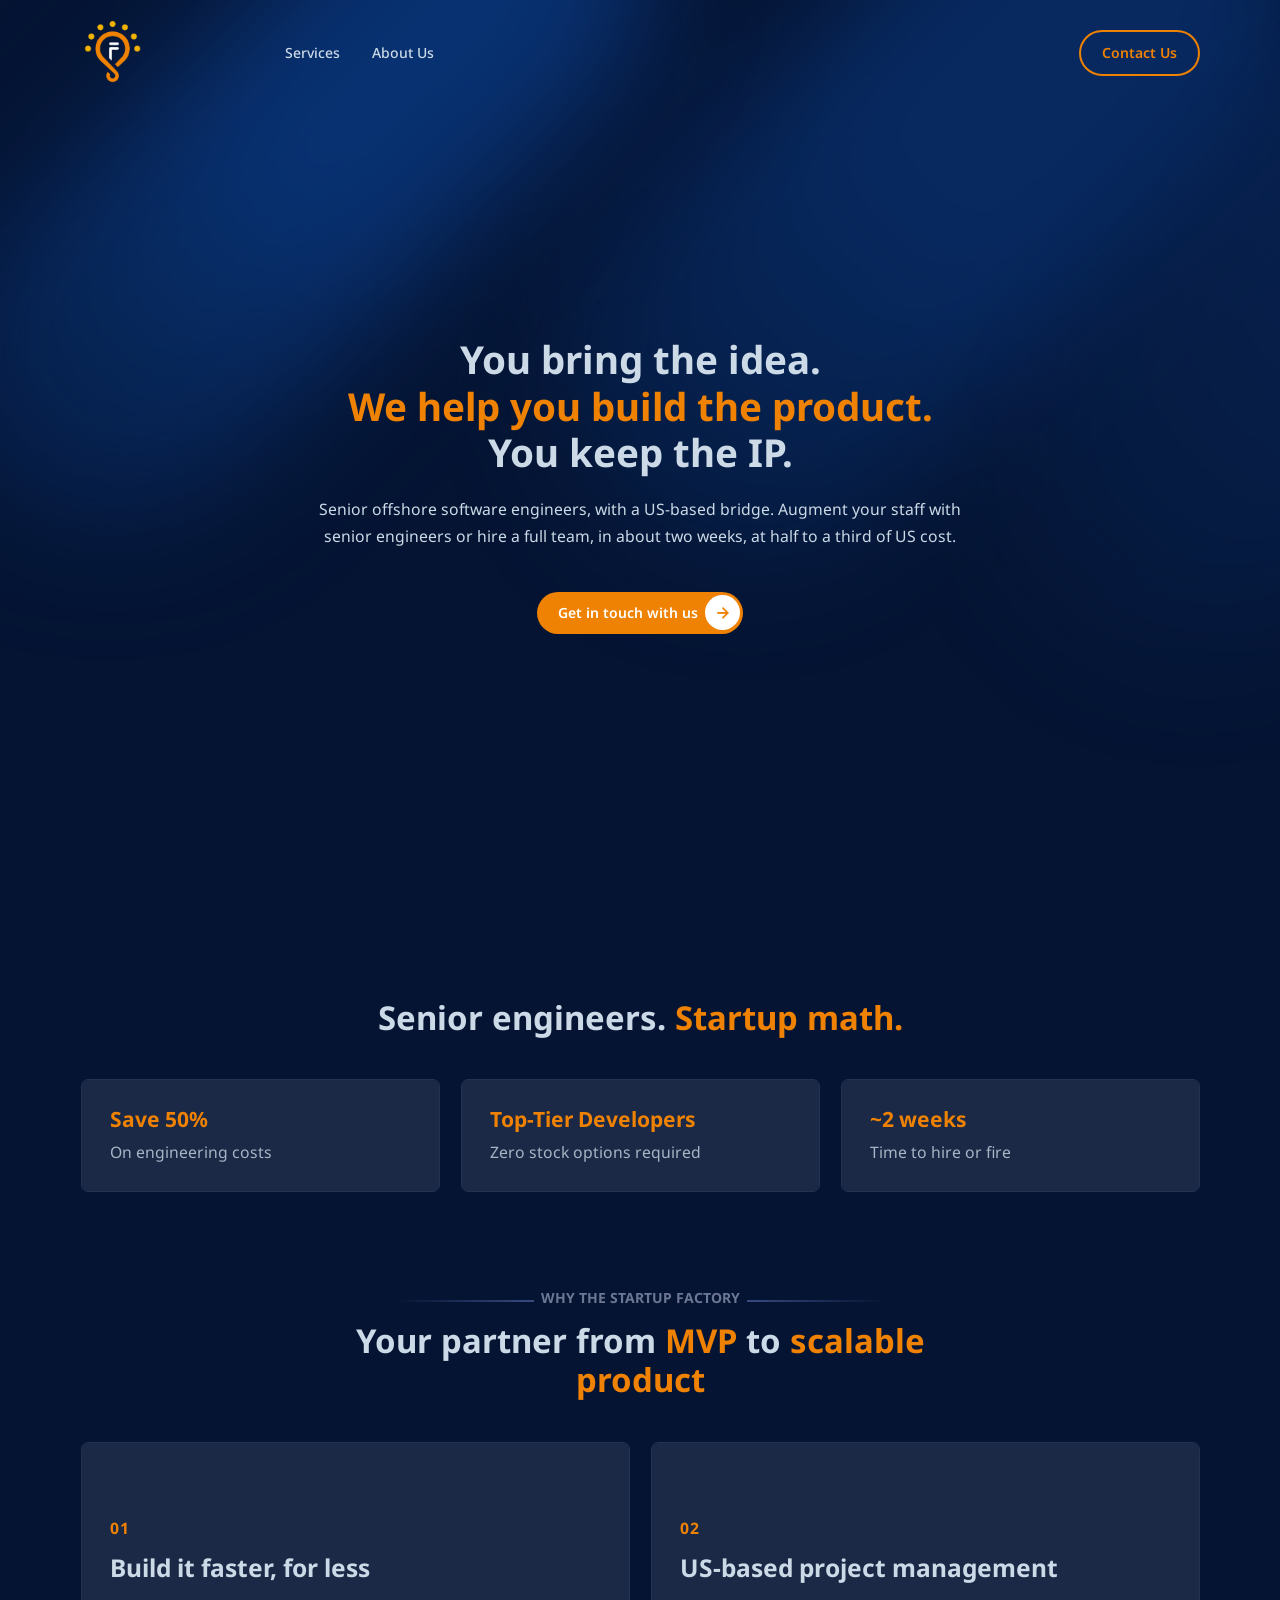
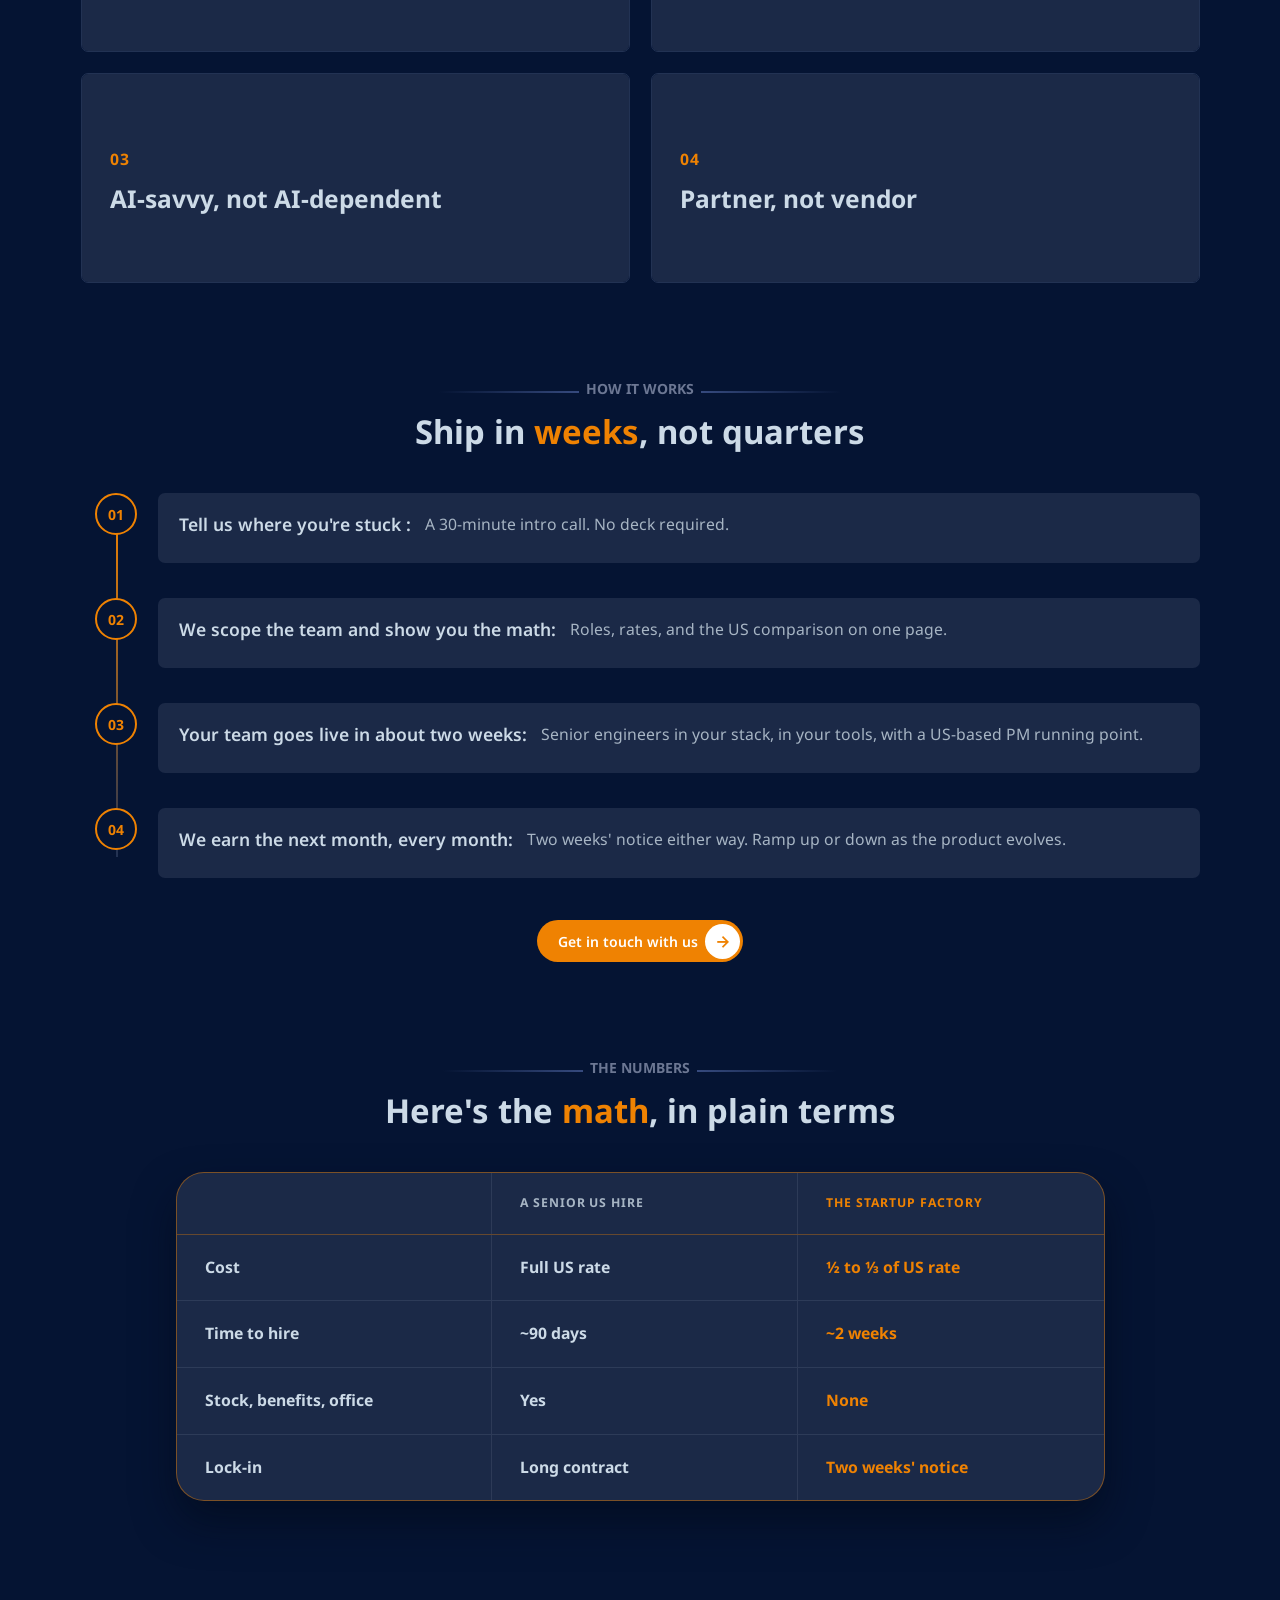
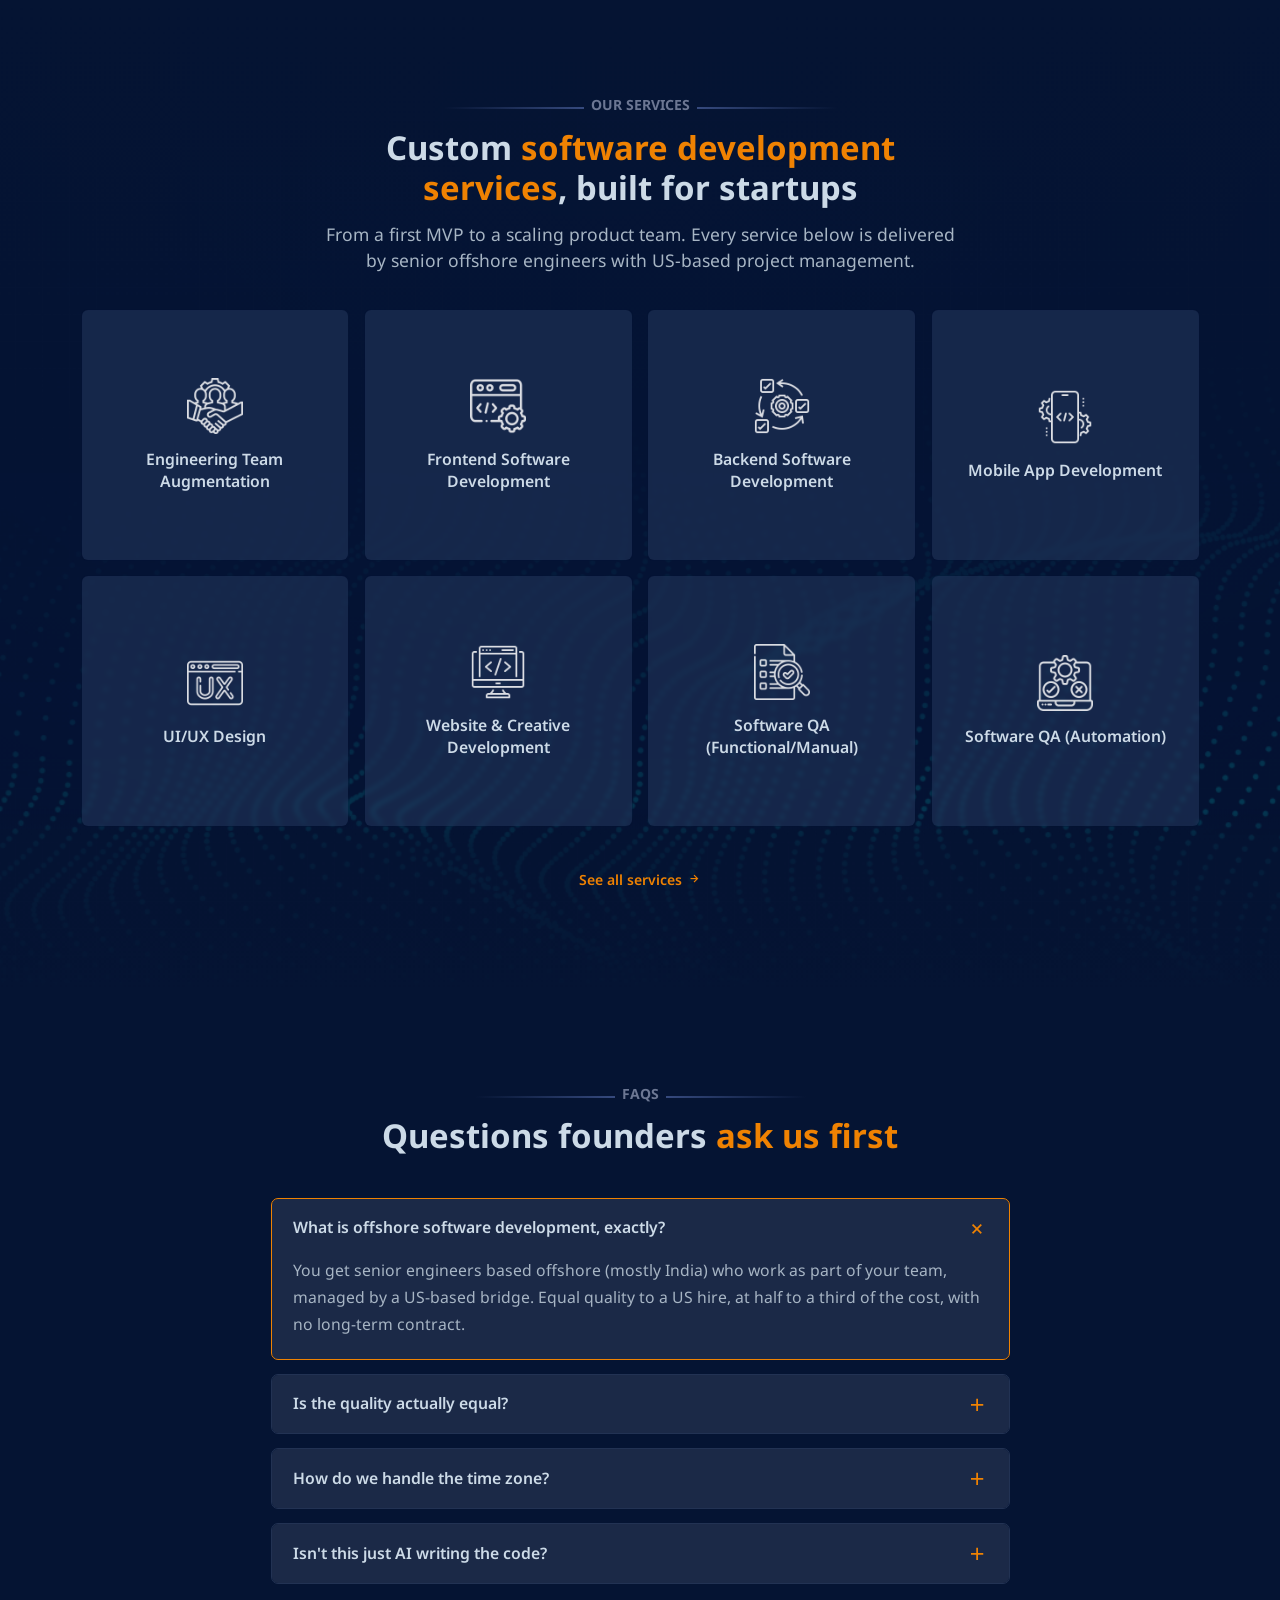
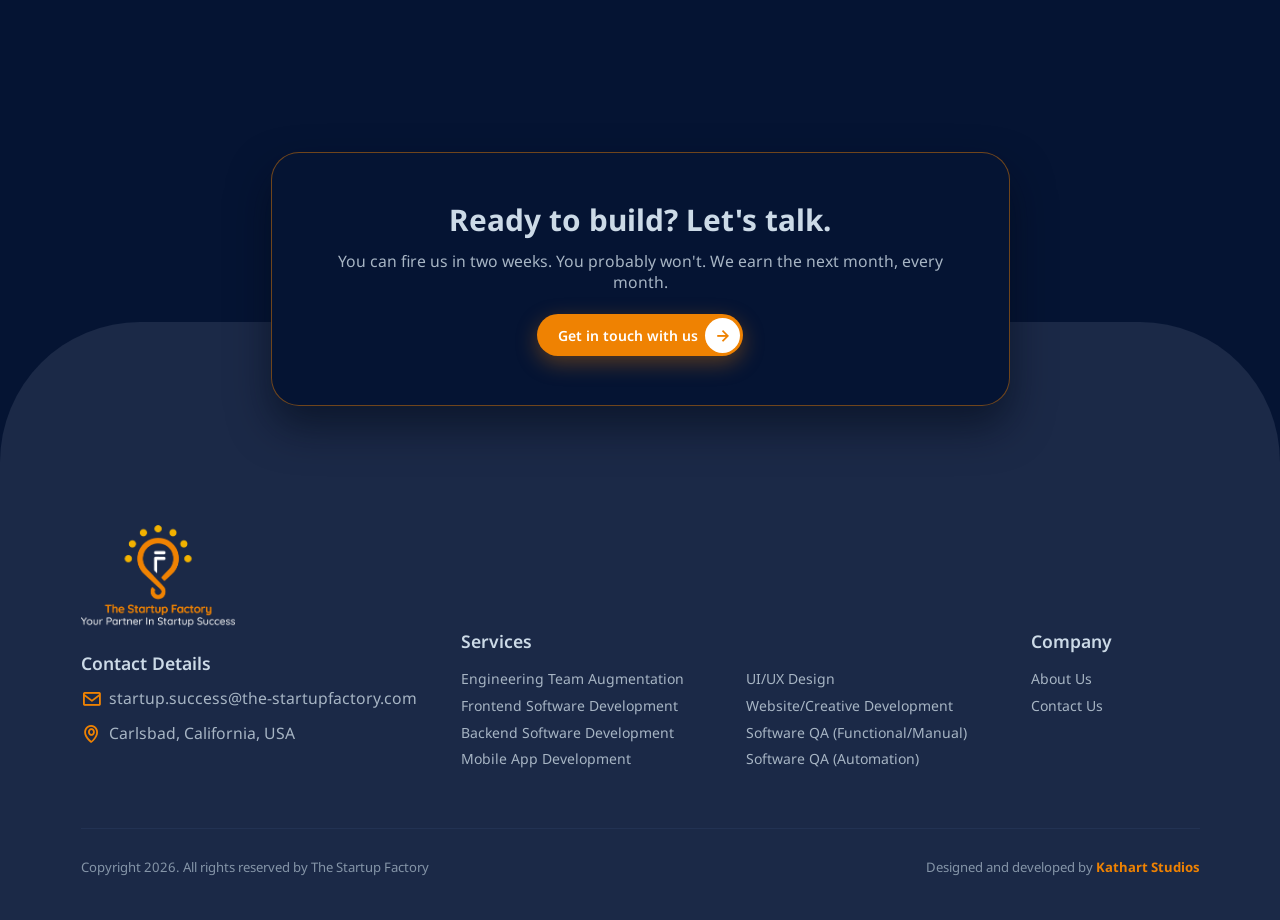
<file: index.html>
<!DOCTYPE html>
<html lang="en">

<head>
    <meta charset="UTF-8">
    <meta http-equiv="X-UA-Compatible" content="IE=edge">
    <meta name="viewport" content="width=device-width, initial-scale=1.0">
    <title>Welcome to The Startup Factory</title>
    <meta name="description"
        content="Senior offshore software engineers, with a US-based bridge. Augment your staff or hire a full team in about two weeks, at half to a third of US cost." />

    <!-- CSS References -->
    <link rel=" stylesheet " href="assets/css/bootstrap.min.css " />
    <link rel=" stylesheet " href="assets/plugins/carousel/owl.carousel.min.css" />
    <link rel="stylesheet " href="assets/css/common.css " />
    <link rel="stylesheet " href="assets/css/header.css " />
    <link rel="stylesheet " href="assets/css/footer.css " />
    <link rel="stylesheet " href="assets/css/home.css " />

    <!-- JS References -->
    <script src="assets/js/jquery.js "></script>

    <!-- Font References -->
    <link rel="preconnect" href="https://fonts.googleapis.com">
    <link rel="preconnect" href="https://fonts.gstatic.com" crossorigin>
    <link
        href="https://fonts.googleapis.com/css2?family=Noto+Sans:wght@100;200;300;400;500;600;700;800;900&display=swap"
        rel="stylesheet">



    <!-- Icons References -->
    <link href='https://unpkg.com/boxicons@2.1.2/css/boxicons.min.css' rel='stylesheet'>
    <link rel="shortcut icon" href="assets/images/favicon.png" type="image/x-icon" />

</head>

<body>

    <!-- Banner Section Starts -->
    <section id="hero">
        <!--Header Starts-->
        <header class="header">
            <div class="container">
                <div class="row align-items-center">
                    <div class="col-sm-2 col-5">
                        <a href="index.html" id="logo">
                            <img src="assets/images/logo_square.png" alt="The Startup Factory" />
                        </a>
                    </div>
                    <div class="col-sm-5 col-1">
                        <div class="navigationHolder">
                            <ul class="navigation list-unstyled">
                                <li class="menuHeader d-flex align-items-center justify-content-between">
                                    <img src="assets/images/logo_square.png" alt="The Startup Factory" />
                                    <a href="javascript:void(0)" class="menuClose">&times;</a>
                                </li>
                                <li>
                                    <a href="services.html">Services</a>
                                </li>
                                <li>
                                    <a href="about-us.html">About Us</a>
                                </li>
                            </ul>
                        </div>

                    </div>
                    <div class="col-sm-5 col-6">
                        <div class="right-head d-flex align-items-center justify-content-end">
                            <div class="text-right">
                                <a href="contact-us.html" class="btn-secondary">Contact Us</a>
                            </div>
                            <div class="mobile-navbar-btn">
                                <i class='bx bx-menu bx-md mobile-nav-icon' name="menu-outline"></i>
                                <i class='bx bx-menu-alt-right bx-md mobile-nav-icon' name="close-outline"></i>
                            </div>
                        </div>
                    </div>

                </div>
            </div>
        </header>
        <!--Header Ends-->

        <div class="banner-content">
            <!-- <h4 class="eyebrow text-center">Offshore software development for startups</h4> -->
            <h1 class="heading text-center">
                You bring the idea.
            </h1>
            <h1 class="heading text-center">
                <span>We help you build the product.</span>
            </h1>
            <h1 class="heading text-center">
                You keep the IP.
            </h1>
            <p class="banner-subcopy text-center mt-4">
                Senior offshore software engineers, with a US-based bridge. Augment your staff with senior engineers
                or hire a full team, in about two weeks, at half to a third of US cost.
            </p>
            <div class="bannerBtn-holder mt-5 text-center">
                <a href="contact-us.html#contactForm" class="btn-primary btn-with-icon d-flex align-items-center">
                    Get in touch with us
                    <span class="btn-icon d-flex align-items-center justify-content-center"><i
                            class='bx bx-right-arrow-alt'></i></span>
                </a>
            </div>

        </div>

    </section>
    <!-- Banner Section Ends -->

    <!-- Startup Math Section starts -->
    <section id="startupMath" class="page-section">
        <div class="container">
            <div class="section-header text-center">
                <h2 class="sectionTitle">
                    Senior engineers. <span>Startup math.</span>
                </h2>
            </div>
            <div class="row gy-4 mt-4">
                <div class="col-lg-4 col-sm-6">
                    <div class="statBlock h-100">
                        <h3 class="statValue statValue-sm" style="color: var(--primary);">Save 50%</h3>
                        <p>On engineering costs</p>
                    </div>
                </div>
                <div class="col-lg-4 col-sm-6">
                    <div class="statBlock h-100">
                        <h3 class="statValue statValue-sm" style="color: var(--primary);">Top-Tier Developers</h3>
                        <p>Zero stock options required</p>
                    </div>
                </div>
                <div class="col-lg-4 col-sm-6">
                    <div class="statBlock h-100">
                        <h3 class="statValue statValue-sm" style="color: var(--primary);">~2 weeks</h3>
                        <p>Time to hire or fire</p>
                    </div>
                </div>
                <!-- <div class="col-lg-3 col-sm-6">
                    <div class="statBlock quoteBlock h-100">
                        <i class='bx bxs-quote-alt-left'></i>

                        <p class="quoteText">Client testimonial coming soon.</p>
                        <h5>Client since 2020</h5>
                    </div>
                </div> -->
            </div>
        </div>
    </section>
    <!-- Startup Math Section ends -->

    <!-- Why Startup Sections starts -->
    <section id="why" class="page-section pt-0">
        <div class="container">
            <div class="section-header text-center">
                <h4 class="supporting-title">WHY THE STARTUP FACTORY</h4>
                <h2 class="sectionTitle">
                    Your partner from <span>MVP</span> to <span>scalable product</span>
                </h2>
            </div>
            <div class="row gy-4 mt-4">
                <div class="col-md-6">
                    <div class="reasonBlock numbered h-100">
                        <span class="reasonNumber">01</span>
                        <h4>Build it faster, for less</h4>
                        <p>
                            Equal-quality senior engineers at half to a third of US cost. Ramp up or down in about two
                            weeks. No stock options, no severance, no hardware, no office.
                        </p>
                    </div>
                </div>
                <div class="col-md-6">
                    <div class="reasonBlock numbered h-100">
                        <span class="reasonNumber">02</span>
                        <h4>US-based project management</h4>
                        <p>
                            We bridge the gap. Offshore engineering shouldn't be a second job for your CTO. We
                            eliminate the management tax and take full ownership of daily execution and time zone
                            overlaps.
                        </p>
                    </div>
                </div>
                <div class="col-md-6">
                    <div class="reasonBlock numbered h-100">
                        <span class="reasonNumber">03</span>
                        <h4>AI-savvy, not AI-dependent</h4>
                        <p>
                            Our engineers use AI to ship faster and debug what it gets wrong. The engineer still drives
                            the build. We don't bet your product on the model.
                        </p>
                    </div>
                </div>
                <div class="col-md-6">
                    <div class="reasonBlock numbered h-100">
                        <span class="reasonNumber">04</span>
                        <h4>Partner, not vendor</h4>
                        <p>
                            While we offer short-term flexibility, we see ourselves as your trusted, multi-year
                            engineering partner. We take ownership and we're ready to scale with you as your needs
                            evolve.
                        </p>
                    </div>
                </div>
            </div>
        </div>
    </section>
    <!-- Why Startup Sections ends -->

    <!-- Process Section starts -->
    <section id="process" class="page-section pt-0">
        <div class="container">
            <div class="section-header text-center">
                <h4 class="supporting-title">HOW IT WORKS</h4>
                <h2 class="sectionTitle">
                    Ship in <span>weeks</span>, not quarters
                </h2>
            </div>
            <div class="processHolder mt-5">
                <div class="processStep">
                    <div class="processMarker">01</div>
                    <div class="processContent">
                        <h4>Tell us where you're stuck :</h4>
                        <p>A 30-minute intro call. No deck required.</p>
                    </div>
                </div>
                <div class="processStep">
                    <div class="processMarker">02</div>
                    <div class="processContent">
                        <h4>We scope the team and show you the math:</h4>
                        <p>Roles, rates, and the US comparison on one page.</p>
                    </div>
                </div>
                <div class="processStep">
                    <div class="processMarker">03</div>
                    <div class="processContent">
                        <h4>Your team goes live in about two weeks:</h4>
                        <p>Senior engineers in your stack, in your tools, with a US-based PM running point.</p>
                    </div>
                </div>
                <div class="processStep">
                    <div class="processMarker">04</div>
                    <div class="processContent">
                        <h4>We earn the next month, every month:</h4>
                        <p>Two weeks' notice either way. Ramp up or down as the product evolves.</p>
                    </div>
                </div>
            </div>
            <div class="text-center mt-5">
                <a href="contact-us.html#contactForm" class="btn-primary btn-with-icon d-flex align-items-center">
                    Get in touch with us
                    <span class="btn-icon d-flex align-items-center justify-content-center"><i
                            class='bx bx-right-arrow-alt'></i></span>
                </a>
            </div>
        </div>
    </section>
    <!-- Process Section ends -->

    <!-- Roadmap Section starts -->
    <!-- <section id="aboutUs" class="page-section pt-0">
        <div class="container">
            <div class="row d-flex align-items-center gy-5">
                <div class="col-lg-5">
                    <div class="section-content position-relative">
                        <h4 class="supporting-title">WHO WE ARE</h4>
                        <h2 class="sectionTitle">
                            Invested in your roadmap. <span>Committed to your success.</span>
                        </h2>
                        <p>
                            <strong class="leadIn">You'll work directly with Rahul, our founder.</strong> He built the
                            offshore R&amp;D team for Mindbody that grew into their India engineering center, so we know
                            what it takes to stand up elite offshore engineering and keep it shipping year after year.
                        </p>
                        <p class="mt-3">
                            We treat your roadmap like our own. Short-term flexibility, long-term commitment: we scale
                            with your roadmap, not the SOW.
                        </p>
                        <div class="btn-holder mt-4 d-flex flex-wrap align-items-center">

                            <a href="#booking-link"
                                class="btn-primary btn-with-icon leftAligned d-flex align-items-center">
                                Book time with me
                                <span class="btn-icon d-flex align-items-center justify-content-center"><i
                                        class='bx bx-right-arrow-alt'></i></span>
                            </a>
                            <a href="about-us.html" class="btn-secondary ms-3">Discover our approach</a>
                        </div>
                    </div>
                </div>
                <div class="col-lg-6 offset-lg-1">
                    <div class="founderCard">
                        <img src="assets/images/about/rahul_bora.png"
                            alt="Rahul Bora, Founder of The Startup Factory" />
                        <div class="founderCaption">
                            <h3>Rahul Bora</h3>
                            <p>Founder - The Startup Factory</p>
                        </div>
                    </div>
                </div>
            </div>
        </div>
    </section> -->
    <!-- Roadmap Section Ends -->

    <!-- Comparison Section starts -->
    <section id="comparison" class="page-section pt-0">
        <div class="container">
            <div class="section-header text-center">
                <h4 class="supporting-title">THE NUMBERS</h4>
                <h2 class="sectionTitle">
                    Here's the <span>math</span>, in plain terms
                </h2>
            </div>
            <div class="row">
                <div class="col-lg-10 offset-lg-1">
                    <div class="compareTable mt-5">
                        <div class="compareRow compareHead">
                            <div class="compareCell compareLabel"></div>
                            <div class="compareCell">A senior US hire</div>
                            <div class="compareCell compareUs">The Startup Factory</div>
                        </div>
                        <div class="compareRow">
                            <div class="compareCell compareLabel">Cost</div>
                            <div class="compareCell" data-label="A senior US hire">Full US rate</div>
                            <div class="compareCell compareUs" data-label="The Startup Factory">&frac12; to &#8531; of
                                US
                                rate</div>
                        </div>
                        <div class="compareRow">
                            <div class="compareCell compareLabel">Time to hire</div>
                            <div class="compareCell" data-label="A senior US hire">~90 days</div>
                            <div class="compareCell compareUs" data-label="The Startup Factory">~2 weeks</div>
                        </div>
                        <div class="compareRow">
                            <div class="compareCell compareLabel">Stock, benefits, office</div>
                            <div class="compareCell" data-label="A senior US hire">Yes</div>
                            <div class="compareCell compareUs" data-label="The Startup Factory">None</div>
                        </div>
                        <div class="compareRow">
                            <div class="compareCell compareLabel">Lock-in</div>
                            <div class="compareCell" data-label="A senior US hire">Long contract</div>
                            <div class="compareCell compareUs" data-label="The Startup Factory">Two weeks' notice</div>
                        </div>
                    </div>
                </div>
            </div>
        </div>
    </section>
    <!-- Comparison Section ends -->

    <!-- Testimonials Section Starts
         ==========================================================
         HIDDEN UNTIL THE REAL QUOTES ARE READY.
         To make it live:
           1. replace the quote text, name and role in each .item
           2. swap assets/images/home/body-img-1.png for the client photo
           3. delete style="display:none;" on the section below
              (delete any .item you don't need - the carousel adapts)
         The carousel only initialises when the section is visible,
         so no other change is required.
         ========================================================== -->
    <section id="customertalks" class="page-section" style="display:none;">
        <div class="container">
            <div class="section-header text-center">
                <h4 class="supporting-title">CLIENT TALKS</h4>
                <h2 class="sectionTitle">
                    Happy <span>Customers</span> Make Us Happy
                </h2>
            </div>
            <div class="row">
                <div class="col-md-8 offset-md-2">
                    <div class="testimonials-holder position-relative">
                        <div class="testimonial-block text-center">
                            <div class="owl-carousel d-flex align-items-center position-relative" id="testimonials">
                                <div class="item">
                                    <div class="testimonial">
                                        <div class="photo">
                                            <img src="assets/images/home/body-img-1.png" alt="Client photo" />
                                        </div>
                                        <p>
                                            Quote goes here.
                                        </p>
                                        <div class="divider"></div>
                                        <h5>Client name</h5>
                                        <p>Role, Company</p>
                                    </div>
                                </div>
                                <div class="item">
                                    <div class="testimonial">
                                        <div class="photo">
                                            <img src="assets/images/home/body-img-1.png" alt="Client photo" />
                                        </div>
                                        <p>
                                            Quote goes here.
                                        </p>
                                        <div class="divider"></div>
                                        <h5>Client name</h5>
                                        <p>Role, Company</p>
                                    </div>
                                </div>
                                <div class="item">
                                    <div class="testimonial">
                                        <div class="photo">
                                            <img src="assets/images/home/body-img-1.png" alt="Client photo" />
                                        </div>
                                        <p>
                                            Quote goes here.
                                        </p>
                                        <div class="divider"></div>
                                        <h5>Client name</h5>
                                        <p>Role, Company</p>
                                    </div>
                                </div>
                            </div>
                        </div>
                    </div>
                </div>
            </div>
        </div>
    </section>
    <!-- Testimonials Section Ends -->

    <!-- Services Section starts -->
    <section id="services" class="page-section">
        <div class="container">
            <div class="section-header text-center mb-4">
                <h4 class="supporting-title">OUR SERVICES</h4>
                <h2 class="sectionTitle">
                    Custom <span>software development services</span>, built for startups
                </h2>
                <p class="sectionIntro mt-3">
                    From a first MVP to a scaling product team. Every service below is delivered by senior offshore
                    engineers with US-based project management.
                </p>
            </div>
            <div class="services-holder d-flex align-items-stretch justify-content-between flex-wrap">
                <a href="services.html" class="service-block text-center">
                    <img src="assets/images/home/service-1.png" alt="Engineering Team Augmentation icon" />
                    <h5>
                        Engineering Team Augmentation
                    </h5>
                    <p>Staff augmentation that drops senior engineers into your team in about two weeks.</p>
                </a>
                <a href="services.html" class="service-block text-center">
                    <img src="assets/images/home/service-2.png" alt="Frontend Software Development icon" />
                    <h5>
                        Frontend Software Development
                    </h5>
                    <p>Fast, accessible interfaces in your framework of choice.</p>
                </a>
                <a href="services.html" class="service-block text-center">
                    <img src="assets/images/home/service-3.png" alt="Backend Software Development icon" />
                    <h5>
                        Backend Software Development
                    </h5>
                    <p>APIs, data, and infrastructure built to scale with the product.</p>
                </a>
                <a href="services.html" class="service-block text-center">
                    <img src="assets/images/home/service-4.png" alt="Mobile App Development icon" />
                    <h5>
                        Mobile App Development
                    </h5>
                    <p>Native and cross-platform apps for iOS and Android.</p>
                </a>
                <a href="services.html" class="service-block text-center">
                    <img src="assets/images/home/service-5.png" alt="UI/UX Design icon" />
                    <h5>
                        UI/UX Design
                    </h5>
                    <p>Product design that ships, from flows to a usable interface.</p>
                </a>
                <a href="services.html" class="service-block text-center">
                    <img src="assets/images/home/service-6.png" alt="Website &amp; Creative Development icon" />
                    <h5>
                        Website &amp; Creative Development
                    </h5>
                    <p>Marketing sites and creative builds that match the product.</p>
                </a>
                <a href="services.html" class="service-block text-center">
                    <img src="assets/images/home/service-7.png" alt="Software QA (Functional/Manual) icon" />
                    <h5>
                        Software QA (Functional/Manual)
                    </h5>
                    <p>Test coverage that protects the release, not just the demo.</p>
                </a>
                <a href="services.html" class="service-block text-center">
                    <img src="assets/images/home/service-8.png" alt="Software QA (Automation) icon" />
                    <h5>
                        Software QA (Automation)
                    </h5>
                    <p>Automated suites that keep velocity high as the codebase grows.</p>
                </a>
            </div>
            <div class="text-center mt-5">
                <a href="services.html" class="seeAllLink">See all services <i class='bx bx-right-arrow-alt'></i></a>
            </div>
        </div>
    </section>
    <!-- Services Section ends -->

    <!-- FAQ Section starts -->
    <section id="faqs" class="page-section">
        <div class="container">
            <div class="section-header text-center">
                <h4 class="supporting-title">FAQS</h4>
                <h2 class="sectionTitle">
                    Questions founders <span>ask us first</span>
                </h2>
            </div>
            <div class="row">
                <div class="col-lg-8 offset-lg-2">
                    <div class="faqHolder mt-5">
                        <div class="faqItem active">
                            <button class="faqQuestion" type="button">
                                What is offshore software development, exactly?
                                <i class='bx bx-plus'></i>
                            </button>
                            <div class="faqAnswer">
                                <p>
                                    You get senior engineers based offshore (mostly India) who work as part of your
                                    team, managed by a US-based bridge. Equal quality to a US hire, at half to a third
                                    of the cost, with no long-term contract.
                                </p>
                            </div>
                        </div>
                        <div class="faqItem">
                            <button class="faqQuestion" type="button">
                                Is the quality actually equal?
                                <i class='bx bx-plus'></i>
                            </button>
                            <div class="faqAnswer">
                                <p>
                                    Yes. We staff senior engineers, not seat-warmers, and if a fit doesn't take we have
                                    replacements ready.
                                </p>
                            </div>
                        </div>
                        <div class="faqItem">
                            <button class="faqQuestion" type="button">
                                How do we handle the time zone?
                                <i class='bx bx-plus'></i>
                            </button>
                            <div class="faqAnswer">
                                <p>
                                    A US-based project manager is your onshore point of contact, and the team works a
                                    3 to 4 hour daily overlap with Pacific time. Slack, a daily standup, and US-based
                                    escalation. One call closes the gap.
                                </p>
                            </div>
                        </div>
                        <div class="faqItem">
                            <button class="faqQuestion" type="button">
                                Isn't this just AI writing the code?
                                <i class='bx bx-plus'></i>
                            </button>
                            <div class="faqAnswer">
                                <p>
                                    No. Our engineers are AI-savvy, not AI-dependent. They use AI to move faster and to
                                    debug what it gets wrong. The engineer drives the build.
                                </p>
                            </div>
                        </div>
                    </div>
                </div>
            </div>
        </div>
    </section>
    <!-- FAQ Section ends -->

    <!-- CTA Section starts -->
    <section id="cta">
        <div class="container text-center">
            <div class="row">
                <div class="col-md-8 offset-md-2">
                    <div class="cta-block">
                        <h2>
                            Ready to build? Let's talk.
                        </h2>
                        <p class="inverse">
                            You can fire us in two weeks. You probably won't. We earn the next month, every month.
                        </p>
                        <div class="text-center mt-4">
                            <a href="contact-us.html#contactForm"
                                class="btn-primary btn-with-icon d-flex align-items-center">
                                Get in touch with us
                                <span class="btn-icon d-flex align-items-center justify-content-center"><i
                                        class="bx bx-right-arrow-alt"></i></span>
                            </a>
                        </div>
                    </div>
                </div>
            </div>
        </div>
    </section>
    <!-- CTA Section ends -->

    <!-- Footer Section Starts -->
    <footer>
        <div class="container">
            <!-- <div class="footer-brand">
                <a href="index.html" class="footer-logo">
                    <img src="assets/images/logo.png" alt="The Startup Factory" />
                </a>
                <p class="footer-tagline">
                    Senior offshore engineering teams for startups, with a US-based bridge.
                    You bring the idea, we help you build the product, and you keep the IP.
                </p>
            </div> -->
            <div class="row gy-5 footer-columns">
                <div class="col-md-4">
                    <div class="footer-block">
                        <a href="index.html" class="footer-logo my-4">
                            <img src="assets/images/logo.png" alt="The Startup Factory" />
                        </a>
                        <h4>Contact Details</h4>
                        <div class="cont-block d-flex align-items-center">
                            <i class='bx bx-envelope'></i>
                            <p>startup.success@the-startupfactory.com</p>
                        </div>
                        <div class="cont-block d-flex align-items-center">
                            <i class='bx bx-map'></i>
                            <p>Carlsbad, California, USA</p>
                        </div>
                    </div>
                </div>
                <div class="col-md-6 col-12">
                    <div class="footer-block">
                        <h4>Services</h4>
                        <div class="row">
                            <div class="col-sm-6">
                                <ul class="list-unstyled footerlink">
                                    <li>
                                        <a href="services.html">Engineering Team Augmentation</a>
                                    </li>
                                    <li>
                                        <a href="services.html">Frontend Software Development</a>
                                    </li>
                                    <li>
                                        <a href="services.html">Backend Software Development</a>
                                    </li>
                                    <li>
                                        <a href="services.html">Mobile App Development</a>
                                    </li>
                                </ul>
                            </div>
                            <div class="col-sm-6">
                                <ul class="list-unstyled footerlink">
                                    <li>
                                        <a href="services.html">UI/UX Design</a>
                                    </li>
                                    <li>
                                        <a href="services.html">Website/Creative Development</a>
                                    </li>
                                    <li>
                                        <a href="services.html">Software QA (Functional/Manual)</a>
                                    </li>
                                    <li>
                                        <a href="services.html">Software QA (Automation)</a>
                                    </li>
                                </ul>
                            </div>
                        </div>
                    </div>
                </div>
                <div class="col-md-2 col-12">
                    <div class="footer-block">
                        <h4>Company</h4>
                        <ul class="list-unstyled footerlink">
                            <li>
                                <a href="about-us.html">About Us</a>
                            </li>
                            <li>
                                <a href="contact-us.html">Contact Us</a>
                            </li>
                        </ul>
                    </div>
                </div>
            </div>
            <div class="footer-bottom d-flex align-items-center justify-content-between">
                <p>
                    Copyright 2026. All rights reserved by The Startup Factory
                </p>
                <p>
                    Designed and developed by <a href="https://www.kathart.studio/" target="_blank"
                        class="text-primary">Kathart Studios</a>
                </p>
            </div>
        </div>
    </footer>
    <!-- Footer Section Ends -->


    <!-- JS References -->
    <script src="assets/js/bootstrap.min.js "></script>
    <script src="assets/plugins/carousel/owl.carousel.min.js"></script>
    <script src="assets/js/home.js"></script>
    <script src="assets/js/header.js"></script>
</body>

</html>
</file>
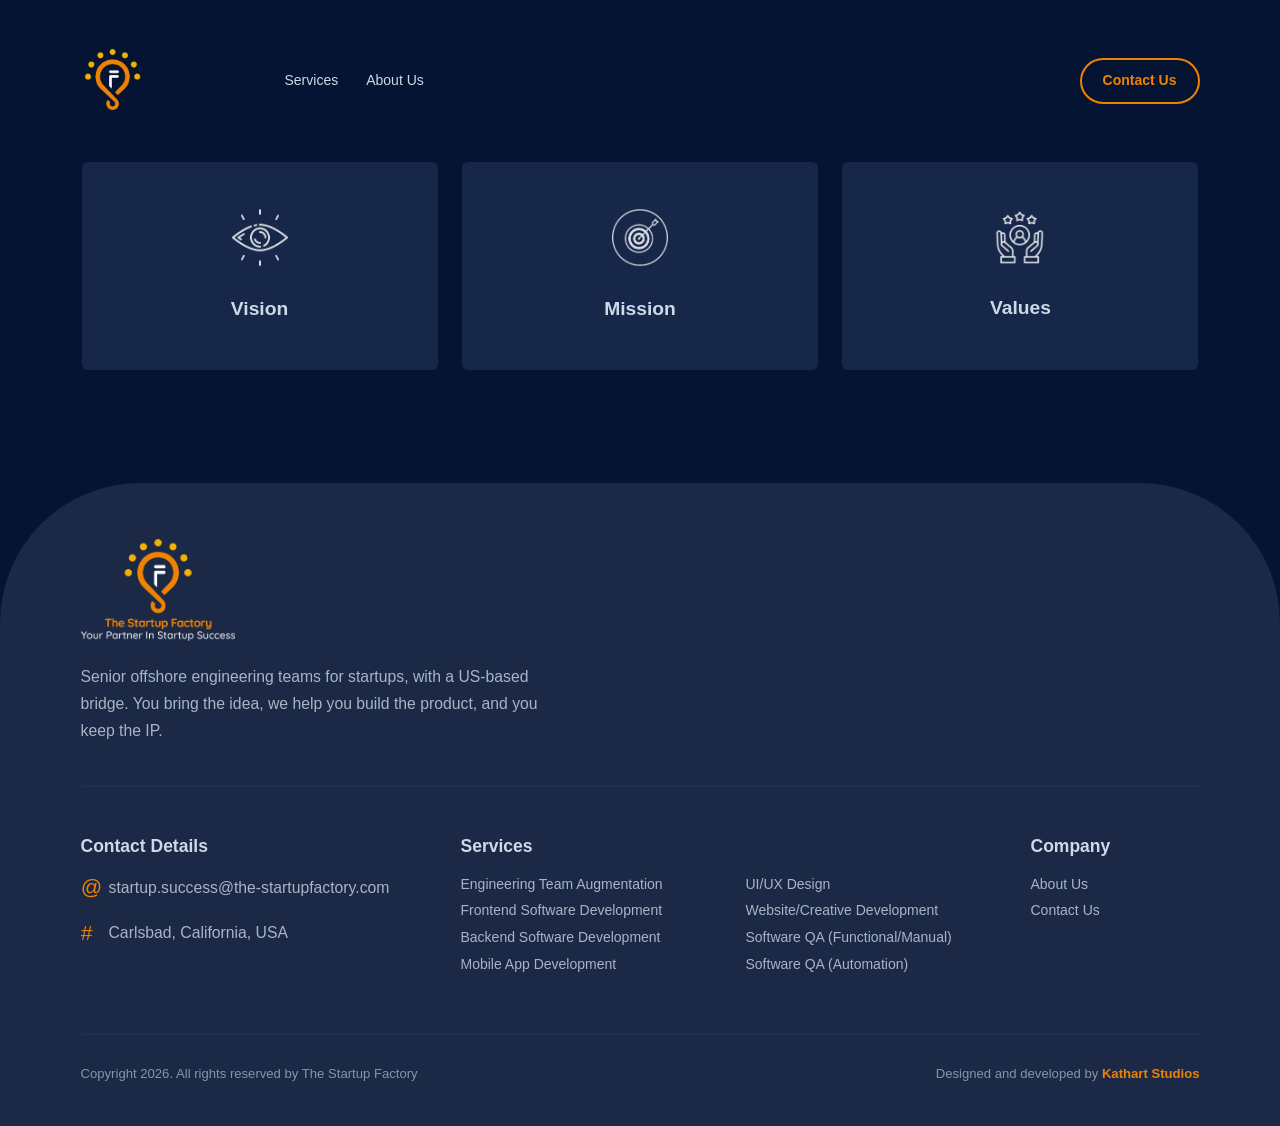
<file: _preview.html>
<!doctype html><html><head><meta charset="utf-8">
<link href="assets/css/bootstrap.min.css" rel="stylesheet">
<style>p,
h1,
h2,
h3,
h4,
h5,
h6,
ol,
ul {
    padding: 0;
    margin: 0;
}

html {
    font-size: 16px;
}

body {
    padding: 0;
    margin: 0;
    font-family: 'Noto Sans', sans-serif;
    box-sizing: border-box;
    background: var(--darkblue);
    overflow-x: hidden;
}

a,
a:hover,
a:focus {
    text-decoration: none;
}

p {
    margin-bottom: 8px;
    line-height: 1.5rem;
    color: #A7B5C4;
    font-size: 1.125rem;
}

:root {
    --primary: #EF8202;
    --darkblue: #051433;
    --lightblue: #1B2947;
    --blue: #0C55BE;
    --black: #272D33;
    --gray: #A8B0C0;
    --lightgray: #CCDAE7;
    --white: #fff;
    --extrabold: 900;
    --bold: 700;
    --medium: 600;
    --semibold: 500;
    --regular: 400;
    --light: 300;
}

.text-primary {
    color: var(--primary) !important;
}

.page-section {
    padding: 7rem 0px;
}

.btn-primary {
    font-size: 1rem;
    padding: 0.75rem 1.5rem;
    border-radius: 5rem;
    background: var(--primary);
    color: var(--white);
    transition: all 0.3s;
    font-weight: var(--medium);
    display: inline-block;
}

.btn-secondary {
    font-size: 1rem;
    padding: 0.75rem 1.5rem;
    border-radius: 5rem;
    color: var(--primary);
    transition: all 0.3s;
    font-weight: var(--medium);
    display: inline-block;
    border: 2px solid var(--primary);
    background-color: unset;
}

.btn-secondary:hover {
    background-color: var(--primary);
    color: var(--white);
}

.btn-primary:hover {
    background: #f2b200;
}

.btn-primary:focus {
    outline: unset;
    box-shadow: unset;
    background: initial;
    background: var(--primary);
    color: var(--white);
}

.btn-primary.btn-with-icon {
    width: fit-content;
    padding: 0.25rem 0.25rem 0.25rem 1.5rem;
    margin: 0px auto 0px auto;
}

.btn-primary.btn-with-icon.inverseBtn {
    background-color: var(--white);
    color: var(--primary);
}

.btn-primary.btn-with-icon.inverseBtn .btn-icon {
    background-color: var(--primary);
}

.btn-primary.btn-with-icon.inverseBtn .btn-icon i {
    color: var(--white);
}

.leftAligned {
    margin: unset !important;
}

.btn-icon {
    width: 2.5rem;
    height: 2.5rem;
    border-radius: 50px;
    background-color: var(--white);
    margin-left: 0.5rem;
}

.btn-icon i {
    color: var(--primary);
    font-size: 1.5rem;
}

.text-right {
    text-align: right;
}

.heading {
    font-size: 2.75rem;
    font-weight: var(--bold);
    color: var(--lightgray);
    line-height: 1.2;
}

.heading span {
    color: var(--primary);
}

.supporting-title {
    font-size: 1rem;
    text-transform: uppercase;
    font-weight: var(--bold);
    color: #6C7793;
    position: relative;
    width: fit-content;
    margin-bottom: 1rem;
}

.section-header .supporting-title {
    margin: 0px auto 1rem auto;
}

.supporting-title::after {
    content: "";
    width: 10rem;
    height: 2px;
    display: block;
    background: linear-gradient(to right, #364A7E, #051433);
    position: absolute;
    left: 100%;
    top: 10px;
    margin-left: 0.5rem;
}

.section-header .supporting-title::before {
    content: "";
    width: 10rem;
    height: 2px;
    display: block;
    background: linear-gradient(to right, #051433, #364A7E);
    position: absolute;
    right: 100%;
    top: 10px;
    margin-right: 0.5rem;
}

.sectionTitle {
    font-size: 2.35rem;
    color: var(--lightgray);
    font-weight: var(--bold);
    line-height: 1.2;
    margin-bottom: 1rem;
}

.sectionTitle span {
    color: var(--primary);
}

.bodyImg-holder {
    position: relative;
    width: 100%;
    margin: 0px auto;
    width: fit-content;
}

.bodyImg {
    max-width: 100%;
    display: block;
    border-radius: 0.5rem;
    position: relative;
    z-index: 7;
}

.bodyImg-overlay {
    position: absolute;
    top: 0;
    width: 100%;
    height: 100%;
    border-radius: 0.5rem;
    left: 0;
    background: linear-gradient(to right bottom, rgba(12, 85, 190, 0.3), rgba(12, 23, 71, 0.5));
    z-index: 9;
}

.design-dots {
    position: absolute;
    right: -3rem;
    top: -3rem;
    z-index: 0;
}

.design-circle {
    position: absolute;
    left: -7rem;
    bottom: -7rem;
    z-index: 0;
}

.design-blob {
    position: absolute;
    top: 100%;
    left: 4rem;
    margin-top: 2rem;
}

.section-header .sectionTitle {
    max-width: 630px;
    margin: auto;
}

.inverse {
    color: var(--white);
}

.text-primary {
    color: var(--primary);
    font-weight: var(--bold);
}

#innerhero {
    background: url("../images/innergrid.png") no-repeat center top;
    background-size: contain;
}

#innerPage {
    background: url("../images/banner_bg.png") no-repeat -20% -10rem, var(--darkblue);
    background-size: 101%;
}

.inner-banner {
    padding: 12rem 0px 10rem;
}

.inner-banner .design-blob {
    left: 50%;
    margin-top: 0px;
}

@media screen and (max-width: 1366px) {
    html {
        font-size: 14px;
    }
}

@media(max-width:992px) {
    .container {
        width: 100%;
        max-width: unset;
        padding: 0px 1.5rem;
    }
    .page-section {
        padding: 4rem 0px;
    }
}

@media(max-width:768px) {
    html {
        font-size: 14px;
    }
    .heading {
        font-size: 2.5rem;
    }
    .sectionTitle {
        font-size: 2rem;
    }
    .inner-banner {
        padding: 12rem 2rem 10rem;
    }
    .btn-secondary {
        padding: 0.5rem 0.75rem;
    }
}

@media(max-width:680px) {
    .heading {
        font-size: 2rem;
    }
    .sectionTitle {
        font-size: 1.5rem;
    }
    .container {
        padding: 0px 1.1rem;
    }
    .heading {
        font-size: 1.75rem;
    }
    .sectionTitle {
        font-size: 1.5rem;
    }
    /* Phones: the 14px root shrinks every rem, so 3rem read as cramped
       against the stacked cards. Give the sections more breathing room. */
    .page-section {
        padding: 4.5rem 0px;
    }
    .design-circle,
    .design-dots {
        width: 60%;
    }
    .supporting-title::after {
        width: 5rem;
    }
    .section-header .supporting-title::before {
        width: 5rem;
    }
    .inner-banner {
        padding: 15rem 1rem 5rem;
    }
}

header {
    padding: 1.5rem 0px;
    position: absolute;
    top: 0;
    width: 100%;
    z-index: 20;
}

#logo {
    display: block;
    width: fit-content;
}

/* Square mark: sized to the header rhythm rather than stretched to the
   column. A subtle lift on hover keeps it feeling clickable. */
#logo img {
    width: 4.5rem;
    height: 4.5rem;
    max-width: 100%;
    display: block;
    object-fit: contain;
    transition: transform 0.3s ease, filter 0.3s ease;
}

#logo:hover img {
    transform: scale(1.06);
    filter: drop-shadow(0 0.25rem 0.75rem rgba(239, 130, 2, 0.45));
}

.navigation li {
    display: inline-block;
}

.navigation li a {
    display: block;
    padding: 1rem;
    color: var(--lightgray);
    transition: all 0.3s;
    font-weight: var(--semibold);
    font-size: 1rem;
}

.navigation li a:hover,
.navigation li a.active {
    color: var(--primary);
}

.mobile-navbar-btn {
    display: none;
    background: transparent;
    cursor: pointer;
    margin-left: 1rem;
}

.mobile-nav-icon {
    color: var(--white);
}

.mobile-nav-icon[name="close-outline"] {
    display: none;
}

.menuHeader {
    padding: 1rem 2rem;
    background: var(--lightblue);
    display: none !important;
}

.menuHeader img {
    width: 3.25rem;
    height: 3.25rem;
    max-width: 100%;
    object-fit: contain;
}

.menuClose {
    font-size: 3rem !important;
    padding: 0px !important;
}

@media screen and (max-width:768px) {
    .mobile-navbar-btn {
        display: block;
        color: var(--white);
    }
    .navigationHolder {
        position: fixed;
        top: 0;
        right: -110%;
        width: 100%;
        height: 100%;
        background-color: rgba(5, 20, 51, 0.8);
    }
    .navigation {
        position: fixed;
        top: 0;
        right: -110%;
        width: 20rem;
        background: #344364;
        height: 100%;
    }
    .navigation li {
        width: 100%;
        border-bottom: 1px solid #4d5c7c;
    }
    .navigation li a {
        padding: 1rem 2rem;
    }
    .menuHeader {
        display: flex !important;
    }
    header .row {
        display: flex !important;
        align-items: center;
    }
}

/* The promo box sits on top of the footer, so it is a shade DARKER than the
   footer (not the same navy) and lifts off it with a border + shadow.
   Orange stays reserved for the button. */
#cta {
    padding-top: 4rem;
    position: relative;
    z-index: 5;
}

.cta-block {
    background: var(--darkblue);
    border: 1px solid rgba(239, 130, 2, 0.45);
    box-shadow: 0 1.5rem 3rem rgba(2, 9, 24, 0.55);
    padding: 3.5rem 4rem;
    border-radius: 2rem;
    position: relative;
}

.cta-block h2 {
    font-size: 2.125rem;
    font-weight: var(--bold);
    color: var(--lightgray);
    margin-bottom: 1rem;
}

.cta-block p.inverse {
    color: #A7B5C4;
}

.cta-block .btn-primary {
    box-shadow: 0 0.5rem 1.5rem rgba(239, 130, 2, 0.35);
}

footer {
    padding: 13rem 0px 3rem;
    background: var(--lightblue);
    border-radius: 10rem 10rem 0px 0px;
    margin-top: -6rem;
    position: relative;
    z-index: 1;
}

/* --- Footer brand block ---
   Logo lockup sits above the link columns, separated by a hairline rule,
   so the footer opens with the mark rather than straight into lists. */

.footer-brand {
    padding-bottom: 3rem;
    margin-bottom: 3.5rem;
    border-bottom: 1px solid #223253;
}

.footer-logo {
    display: inline-block;
    width: fit-content;
    transition: transform 0.3s ease, filter 0.3s ease;
}

.footer-logo img {
    width: 11rem;
    max-width: 100%;
    display: block;
}

.footer-logo:hover {
    transform: translateY(-2px);
    filter: drop-shadow(0 0.5rem 1rem rgba(239, 130, 2, 0.35));
}

.footer-tagline {
    color: #A7B5C4;
    max-width: 34rem;
    margin: 1.25rem 0px 0px;
    line-height: 1.7;
}

.footer-block h4 {
    font-size: 1.25rem;
    color: var(--lightgray);
    font-weight: var(--medium);
    margin-bottom: 1rem;
}

.cont-block i {
    font-size: 1.5rem;
    min-width: 2rem;
    color: var(--primary);
    display: block;
}

.cont-block p {
    margin-bottom: 0px;
}

.cont-block {
    margin-top: 1rem;
}

.footerlink li a {
    padding: 0.25rem 0px;
    line-height: 1.4rem;
    color: #A7B5C4;
    font-size: 1rem;
    display: inline-block;
    transition: all 0.3s;
}

.footerlink li a:hover {
    color: var(--primary);
}

.footer-bottom {
    margin-top: 4rem;
    padding-top: 2rem;
    border-top: 1px solid #223253;
    gap: 1rem;
}

.footer-bottom p {
    margin-bottom: 0px;
    color: #8595A8;
    font-size: 0.9375rem;
}

@media screen and (max-width:992px) {
    .cta-block h2 {
        font-size: 2rem;
    }
    .cta-block {
        padding: 2.5rem;
    }
    footer {
        padding-top: 11rem;
        border-radius: 5rem 5rem 0px 0px;
    }
    .footer-brand {
        padding-bottom: 2.5rem;
        margin-bottom: 3rem;
    }
}

@media screen and (max-width: 768px) {
    .footer-bottom {
        display: block !important;
    }
}

@media screen and (max-width:680px) {
    .cta-block h2 {
        font-size: 1.5rem;
    }
    .footer-bottom {
        display: block !important;
        text-align: center;
    }
    .cta-block {
        padding: 2rem;
        border-radius: 1.25rem;
    }
    #cta {
        padding-top: 2rem;
    }
    footer {
        padding-top: 9rem;
        border-radius: 3rem 3rem 0px 0px;
    }
    .footer-brand {
        padding-bottom: 2rem;
        margin-bottom: 2.5rem;
        text-align: center;
    }
    .footer-logo {
        margin: 0px auto;
    }
    .footer-tagline {
        margin-left: auto;
        margin-right: auto;
    }
    .footer-bottom {
        margin-top: 3rem;
    }
}

.footer-columns{
    display: flex;
    justify-content: center;
    align-items: baseline;
}
.hightlight-block p {
    margin-bottom: 0px;
}

/* --- Vision / Mission / Values cards ---
   Mirrors the homepage .service-block surface: translucent navy with a
   blur, hairline border that lights up orange, and a lift on hover. */

.contact-block {
    background: rgb(40 58 96 / 52%) 0% 0% no-repeat padding-box;
    backdrop-filter: blur(2px);
    -webkit-backdrop-filter: blur(3px);
    padding: 2rem;
    border: 1px solid transparent;
    border-radius: 0.5rem;
    width: 32%;
    margin-bottom: 1rem;
    z-index: 7;
    display: flex;
    flex-direction: column;
    justify-content: center;
    transition: all 0.3s;
}

.contact-block:hover,
.contact-block:focus-within {
    border-color: var(--primary);
    transform: translateY(-4px);
}

.contact-block h4 {
    font-size: 1.375rem;
    line-height: 1.5;
    color: var(--lightgray);
    font-weight: var(--bold);
    margin-top: 1rem;
    margin-bottom: 0px;
    transition: all 0.3s;
}

.contact-block:hover h4 {
    color: var(--primary);
}

/* Description reveals on hover, matching the homepage service cards. The
   card holds a fixed min-height and centres its content, so the copy can
   expand in place without shifting the row. */

.contact-block {
    min-height: 15rem;
}

.contact-block p {
    max-height: 0;
    overflow: hidden;
    margin-top: 0px;
    margin-bottom: 0px;
    font-size: 1.125rem;
    line-height: 1.5;
    opacity: 0;
    transform: translateY(0.5rem);
    transition: max-height 0.35s ease, margin-top 0.35s ease, opacity 0.3s ease, transform 0.35s ease;
}

.contact-block:hover p,
.contact-block:focus-within p {
    max-height: 12rem;
    margin-top: 0.75rem;
    opacity: 1;
    transform: translateY(0px);
}

/* Touch devices have no hover state - keep the copy visible there. */
@media (hover: none) {
    .contact-block {
        min-height: 0px;
    }
    .contact-block p {
        max-height: 12rem;
        margin-top: 0.75rem;
        opacity: 1;
        transform: none;
    }
}

.contact-block img {
    max-width: 4rem;
    display: block;
    margin: 0px auto 1rem auto;
}

.back {
    background: var(--lightblue) 0% 0% no-repeat padding-box;
    border-radius: 8px;
    opacity: 1;
    width: 100%;
    margin-left: 0px;
    padding: 1rem;
}

.back img {
    width: 100%;
}

.hightlight-block {
    position: absolute;
    bottom: 0px;
    left: 0px;
    border-radius: 0px 0px 0.8rem 0.8rem;
    background-color: var(--white);
    padding: 1rem;
    width: 100%;
    text-align: center;
}

.hightlight-block h3 {
    font-size: 1.6rem;
    font-weight: var(--bold);
    letter-spacing: 0px;
    color: var(--lightblue);
}

.hightlight-block p {
    line-height: 1.3rem;
    font-weight: var(--regular);
    color: #6C7793;
}

.social h2 {
    text-align: left;
    font-size: 2.5rem;
    line-height: 4.8rem;
    font-family: 'mascot-mvb-rough-1', sans-serif;
    font-weight: var(--regular);
    letter-spacing: 0px;
    color: #6C7793;
}

.social {
    display: flex;
    align-items: center;
    justify-content: space-between;
}

.icons .bx-sm {
    color: var(--primary);
    background: var(--darkblue);
    border-radius: 8px;
    padding: 0.5rem;
    margin-left: 10px;
}

.icons .bx-sm:hover {
    color: var(--darkblue);
    background: #f2b200;
}

.design-circle {
    z-index: -1;
}

.image-holder img {
    width: 100%;
}

.back-card {
    background: var(--lightblue) 0% 0% no-repeat padding-box;
    border-radius: 8px;
    opacity: 1;
    backdrop-filter: blur(2px);
    padding: 1.5rem 1rem;
}

.back-card h5 {
    font-size: 1.1rem;
    line-height: 1.6rem;
    color: var(--white);
}

.social-block {
    display: block;
    position: absolute;
    top: 75%;
    right: 1rem;
}

.social-block a {
    display: flex;
    align-items: center;
    justify-content: center;
    background: var(--darkblue);
    padding: 10px;
    color: var(--primary);
    position: relative;
    margin-bottom: 10px;
    border-radius: 4px;
    z-index: 3;
    bottom: 3rem;
    width: 3rem;
    height: 3rem;
}

.social-block a:hover {
    color: var(--darkblue);
    background: #f2b200;
}

@media screen and (max-width:992px) {
    .hightlight-block {
        position: unset;
        width: 100%;
    }
}

@media(max-width:768px) {
    .contact-block {
        width: 100%;
    }
    .ceoPhoto {
        padding: 0px;
    }
    .hightlight-block {
        margin-bottom: 1rem;
    }
    .design-circle,
    .design-dots {
        display: none;
    }
    #photocard {
        margin-top: 0px !important;
    }
}


/* --- Vision / Mission / Values icons ---
   Source PNGs are solid #0C55BE, which is nearly invisible on the dark
   card background. Render them light, matching the homepage treatment. */

.contact-block img {
    filter: brightness(0) invert(1);
    opacity: 0.85;
    transition: all 0.3s;
}

.contact-block:hover img {
    opacity: 1;
    transform: scale(1.06);
}

/* Founder photo card (live layout: photo wrapped in .ceoPhoto) */
.ceoPhoto img {
    width: 100%;
    display: block;
    border-radius: 0.5rem;
}

.ceoPhoto .hightlight-block {
    border-radius: 0px 0px 0.5rem 0.5rem;
}


body{background:var(--darkblue);font-family:sans-serif;}
.demo-wrap{padding:2rem 0;}
header{position:static !important;}
footer{margin-top:0 !important;padding-top:4rem !important;}
</style></head><body>
<div class="demo-wrap">
<header class="header"><div class="container"><div class="row align-items-center">
<div class="col-sm-2 col-5"><a href="#" id="logo"><img src="[data-uri]" alt="The Startup Factory"/></a></div>
<div class="col-sm-5 col-1"><div class="navigationHolder"><ul class="navigation list-unstyled">
<li><a href="#">Services</a></li><li><a href="#">About Us</a></li></ul></div></div>
<div class="col-sm-5 col-6"><div class="right-head d-flex align-items-center justify-content-end">
<div class="text-right"><a href="#" class="btn-secondary">Contact Us</a></div></div></div>
</div></div></header>
</div>

<section id="contacts" class="page-section pt-0"><div class="container">
<div class="contacts-holder d-flex align-items-stretch justify-content-between flex-wrap position-relative">
<div class="contact-block text-center position-relative"><img src="[data-uri]" alt="Vision Icon"/><h4>Vision</h4>
<p>To be the preferred engineering service provider partner for startups and help them build, scale and support product development and engineering.</p></div>
<div class="contact-block text-center position-relative demo-hover"><img src="[data-uri]" alt="Mission Icon"/><h4>Mission</h4>
<p>To enable startups to build, augment and scale their engineering team with high-quality, low cost offshore talent.</p></div>
<div class="contact-block text-center position-relative"><img src="[data-uri]" alt="Values Icon"/><h4>Values</h4>
<p>We bring the START in Startup - Speed, Tenacity, Agility, Resourcefulness &amp; Trust. Together we go UP.</p></div>
</div></div></section>

<footer><div class="container">
<div class="footer-brand"><a href="#" class="footer-logo"><img src="[data-uri]" alt="The Startup Factory"/></a>
<p class="footer-tagline">Senior offshore engineering teams for startups, with a US-based bridge. You bring the idea, we help you build the product, and you keep the IP.</p></div>
<div class="row gy-5 footer-columns">
<div class="col-md-4"><div class="footer-block"><h4>Contact Details</h4>
<div class="cont-block d-flex align-items-center"><i>@</i><p>startup.success@the-startupfactory.com</p></div>
<div class="cont-block d-flex align-items-center"><i>#</i><p>Carlsbad, California, USA</p></div></div></div>
<div class="col-md-6 col-12"><div class="footer-block"><h4>Services</h4><div class="row">
<div class="col-sm-6"><ul class="list-unstyled footerlink"><li><a href="#">Engineering Team Augmentation</a></li><li><a href="#">Frontend Software Development</a></li><li><a href="#">Backend Software Development</a></li><li><a href="#">Mobile App Development</a></li></ul></div>
<div class="col-sm-6"><ul class="list-unstyled footerlink"><li><a href="#">UI/UX Design</a></li><li><a href="#">Website/Creative Development</a></li><li><a href="#">Software QA (Functional/Manual)</a></li><li><a href="#">Software QA (Automation)</a></li></ul></div>
</div></div></div>
<div class="col-md-2 col-12"><div class="footer-block"><h4>Company</h4><ul class="list-unstyled footerlink"><li><a href="#">About Us</a></li><li><a href="#">Contact Us</a></li></ul></div></div>
</div>
<div class="footer-bottom d-flex align-items-center justify-content-between">
<p>Copyright 2026. All rights reserved by The Startup Factory</p>
<p>Designed and developed by <a href="#" class="text-primary">Kathart Studios</a></p>
</div></div></footer>
</body></html>
</file>
<file: assets/css/common.css>
p,
h1,
h2,
h3,
h4,
h5,
h6,
ol,
ul {
    padding: 0;
    margin: 0;
}

html {
    font-size: 16px;
}

body {
    padding: 0;
    margin: 0;
    font-family: 'Noto Sans', sans-serif;
    box-sizing: border-box;
    background: var(--darkblue);
    overflow-x: hidden;
}

a,
a:hover,
a:focus {
    text-decoration: none;
}

p {
    margin-bottom: 8px;
    line-height: 1.5rem;
    color: #A7B5C4;
    font-size: 1.125rem;
}

:root {
    --primary: #EF8202;
    --darkblue: #051433;
    --lightblue: #1B2947;
    --blue: #0C55BE;
    --black: #272D33;
    --gray: #A8B0C0;
    --lightgray: #CCDAE7;
    --white: #fff;
    --extrabold: 900;
    --bold: 700;
    --medium: 600;
    --semibold: 500;
    --regular: 400;
    --light: 300;
}

.text-primary {
    color: var(--primary) !important;
}

.page-section {
    padding: 7rem 0px;
}

.btn-primary {
    font-size: 1rem;
    padding: 0.75rem 1.5rem;
    border-radius: 5rem;
    background: var(--primary);
    color: var(--white);
    transition: all 0.3s;
    font-weight: var(--medium);
    display: inline-block;
}

.btn-secondary {
    font-size: 1rem;
    padding: 0.75rem 1.5rem;
    border-radius: 5rem;
    color: var(--primary);
    transition: all 0.3s;
    font-weight: var(--medium);
    display: inline-block;
    border: 2px solid var(--primary);
    background-color: unset;
}

.btn-secondary:hover {
    background-color: var(--primary);
    color: var(--white);
}

.btn-primary:hover {
    background: #f2b200;
}

.btn-primary:focus {
    outline: unset;
    box-shadow: unset;
    background: initial;
    background: var(--primary);
    color: var(--white);
}

.btn-primary.btn-with-icon {
    width: fit-content;
    padding: 0.25rem 0.25rem 0.25rem 1.5rem;
    margin: 0px auto 0px auto;
}

.btn-primary.btn-with-icon.inverseBtn {
    background-color: var(--white);
    color: var(--primary);
}

.btn-primary.btn-with-icon.inverseBtn .btn-icon {
    background-color: var(--primary);
}

.btn-primary.btn-with-icon.inverseBtn .btn-icon i {
    color: var(--white);
}

.leftAligned {
    margin: unset !important;
}

.btn-icon {
    width: 2.5rem;
    height: 2.5rem;
    border-radius: 50px;
    background-color: var(--white);
    margin-left: 0.5rem;
}

.btn-icon i {
    color: var(--primary);
    font-size: 1.5rem;
}

.text-right {
    text-align: right;
}

.heading {
    font-size: 2.75rem;
    font-weight: var(--bold);
    color: var(--lightgray);
    line-height: 1.2;
}

.heading span {
    color: var(--primary);
}

.supporting-title {
    font-size: 1rem;
    text-transform: uppercase;
    font-weight: var(--bold);
    color: #6C7793;
    position: relative;
    width: fit-content;
    margin-bottom: 1rem;
}

.section-header .supporting-title {
    margin: 0px auto 1rem auto;
}

.supporting-title::after {
    content: "";
    width: 10rem;
    height: 2px;
    display: block;
    background: linear-gradient(to right, #364A7E, #051433);
    position: absolute;
    left: 100%;
    top: 10px;
    margin-left: 0.5rem;
}

.section-header .supporting-title::before {
    content: "";
    width: 10rem;
    height: 2px;
    display: block;
    background: linear-gradient(to right, #051433, #364A7E);
    position: absolute;
    right: 100%;
    top: 10px;
    margin-right: 0.5rem;
}

.sectionTitle {
    font-size: 2.35rem;
    color: var(--lightgray);
    font-weight: var(--bold);
    line-height: 1.2;
    margin-bottom: 1rem;
}

.sectionTitle span {
    color: var(--primary);
}

.bodyImg-holder {
    position: relative;
    width: 100%;
    margin: 0px auto;
    width: fit-content;
}

.bodyImg {
    max-width: 100%;
    display: block;
    border-radius: 0.5rem;
    position: relative;
    z-index: 7;
}

.bodyImg-overlay {
    position: absolute;
    top: 0;
    width: 100%;
    height: 100%;
    border-radius: 0.5rem;
    left: 0;
    background: linear-gradient(to right bottom, rgba(12, 85, 190, 0.3), rgba(12, 23, 71, 0.5));
    z-index: 9;
}

.design-dots {
    position: absolute;
    right: -3rem;
    top: -3rem;
    z-index: 0;
}

.design-circle {
    position: absolute;
    left: -7rem;
    bottom: -7rem;
    z-index: 0;
}

.design-blob {
    position: absolute;
    top: 100%;
    left: 4rem;
    margin-top: 2rem;
}

.section-header .sectionTitle {
    max-width: 630px;
    margin: auto;
}

.inverse {
    color: var(--white);
}

.text-primary {
    color: var(--primary);
    font-weight: var(--bold);
}

#innerhero {
    background: url("../images/innergrid.png") no-repeat center top;
    background-size: contain;
}

#innerPage {
    background: url("../images/banner_bg.png") no-repeat -20% -10rem, var(--darkblue);
    background-size: 101%;
}

.inner-banner {
    padding: 12rem 0px 10rem;
}

.inner-banner .design-blob {
    left: 50%;
    margin-top: 0px;
}

@media screen and (max-width: 1366px) {
    html {
        font-size: 14px;
    }
}

@media(max-width:992px) {
    .container {
        width: 100%;
        max-width: unset;
        padding: 0px 1.5rem;
    }
    .page-section {
        padding: 4rem 0px;
    }
}

@media(max-width:768px) {
    html {
        font-size: 14px;
    }
    .heading {
        font-size: 2.5rem;
    }
    .sectionTitle {
        font-size: 2rem;
    }
    .inner-banner {
        padding: 12rem 2rem 10rem;
    }
    .btn-secondary {
        padding: 0.5rem 0.75rem;
    }
}

@media(max-width:680px) {
    .heading {
        font-size: 2rem;
    }
    .sectionTitle {
        font-size: 1.5rem;
    }
    .container {
        padding: 0px 1.1rem;
    }
    .heading {
        font-size: 1.75rem;
    }
    .sectionTitle {
        font-size: 1.5rem;
    }
    /* Phones: the 14px root shrinks every rem, so 3rem read as cramped
       against the stacked cards. Give the sections more breathing room. */
    .page-section {
        padding: 4.5rem 0px;
    }
    .design-circle,
    .design-dots {
        width: 60%;
    }
    .supporting-title::after {
        width: 5rem;
    }
    .section-header .supporting-title::before {
        width: 5rem;
    }
    .inner-banner {
        padding: 15rem 1rem 5rem;
    }
}
</file>
<file: assets/css/header.css>
header {
    padding: 1.5rem 0px;
    position: absolute;
    top: 0;
    width: 100%;
    z-index: 20;
}

#logo {
    display: block;
    width: fit-content;
}

/* Square mark: sized to the header rhythm rather than stretched to the
   column. A subtle lift on hover keeps it feeling clickable. */
#logo img {
    width: 4.5rem;
    height: 4.5rem;
    max-width: 100%;
    display: block;
    object-fit: contain;
    transition: transform 0.3s ease, filter 0.3s ease;
}

#logo:hover img {
    transform: scale(1.06);
    filter: drop-shadow(0 0.25rem 0.75rem rgba(239, 130, 2, 0.45));
}

.navigation li {
    display: inline-block;
}

.navigation li a {
    display: block;
    padding: 1rem;
    color: var(--lightgray);
    transition: all 0.3s;
    font-weight: var(--semibold);
    font-size: 1rem;
}

.navigation li a:hover,
.navigation li a.active {
    color: var(--primary);
}

.mobile-navbar-btn {
    display: none;
    background: transparent;
    cursor: pointer;
    margin-left: 1rem;
}

.mobile-nav-icon {
    color: var(--white);
}

.mobile-nav-icon[name="close-outline"] {
    display: none;
}

.menuHeader {
    padding: 1rem 2rem;
    background: var(--lightblue);
    display: none !important;
}

.menuHeader img {
    width: 3.25rem;
    height: 3.25rem;
    max-width: 100%;
    object-fit: contain;
}

.menuClose {
    font-size: 3rem !important;
    padding: 0px !important;
}

@media screen and (max-width:768px) {
    .mobile-navbar-btn {
        display: block;
        color: var(--white);
    }
    .navigationHolder {
        position: fixed;
        top: 0;
        right: -110%;
        width: 100%;
        height: 100%;
        background-color: rgba(5, 20, 51, 0.8);
    }
    .navigation {
        position: fixed;
        top: 0;
        right: -110%;
        width: 20rem;
        background: #344364;
        height: 100%;
    }
    .navigation li {
        width: 100%;
        border-bottom: 1px solid #4d5c7c;
    }
    .navigation li a {
        padding: 1rem 2rem;
    }
    .menuHeader {
        display: flex !important;
    }
    header .row {
        display: flex !important;
        align-items: center;
    }
}
</file>
<file: assets/css/footer.css>
/* The promo box sits on top of the footer, so it is a shade DARKER than the
   footer (not the same navy) and lifts off it with a border + shadow.
   Orange stays reserved for the button. */
#cta {
    padding-top: 4rem;
    position: relative;
    z-index: 5;
}

.cta-block {
    background: var(--darkblue);
    border: 1px solid rgba(239, 130, 2, 0.45);
    box-shadow: 0 1.5rem 3rem rgba(2, 9, 24, 0.55);
    padding: 3.5rem 4rem;
    border-radius: 2rem;
    position: relative;
}

.cta-block h2 {
    font-size: 2.125rem;
    font-weight: var(--bold);
    color: var(--lightgray);
    margin-bottom: 1rem;
}

.cta-block p.inverse {
    color: #A7B5C4;
}

.cta-block .btn-primary {
    box-shadow: 0 0.5rem 1.5rem rgba(239, 130, 2, 0.35);
}

footer {
    padding: 13rem 0px 3rem;
    background: var(--lightblue);
    border-radius: 10rem 10rem 0px 0px;
    margin-top: -6rem;
    position: relative;
    z-index: 1;
}

/* --- Footer brand block ---
   Logo lockup sits above the link columns, separated by a hairline rule,
   so the footer opens with the mark rather than straight into lists. */

.footer-brand {
    padding-bottom: 3rem;
    margin-bottom: 3.5rem;
    border-bottom: 1px solid #223253;
}

.footer-logo {
    display: inline-block;
    width: fit-content;
    transition: transform 0.3s ease, filter 0.3s ease;
}

.footer-logo img {
    width: 11rem;
    max-width: 100%;
    display: block;
}

.footer-logo:hover {
    transform: translateY(-2px);
    filter: drop-shadow(0 0.5rem 1rem rgba(239, 130, 2, 0.35));
}

.footer-tagline {
    color: #A7B5C4;
    max-width: 34rem;
    margin: 1.25rem 0px 0px;
    line-height: 1.7;
}

.footer-block h4 {
    font-size: 1.25rem;
    color: var(--lightgray);
    font-weight: var(--medium);
    margin-bottom: 1rem;
}

.cont-block i {
    font-size: 1.5rem;
    min-width: 2rem;
    color: var(--primary);
    display: block;
}

.cont-block p {
    margin-bottom: 0px;
}

.cont-block {
    margin-top: 1rem;
}

.footerlink li a {
    padding: 0.25rem 0px;
    line-height: 1.4rem;
    color: #A7B5C4;
    font-size: 1rem;
    display: inline-block;
    transition: all 0.3s;
}

.footerlink li a:hover {
    color: var(--primary);
}

.footer-bottom {
    margin-top: 4rem;
    padding-top: 2rem;
    border-top: 1px solid #223253;
    gap: 1rem;
}

.footer-bottom p {
    margin-bottom: 0px;
    color: #8595A8;
    font-size: 0.9375rem;
}

@media screen and (max-width:992px) {
    .cta-block h2 {
        font-size: 2rem;
    }
    .cta-block {
        padding: 2.5rem;
    }
    footer {
        padding-top: 11rem;
        border-radius: 5rem 5rem 0px 0px;
    }
    .footer-brand {
        padding-bottom: 2.5rem;
        margin-bottom: 3rem;
    }
}

@media screen and (max-width: 768px) {
    .footer-bottom {
        display: block !important;
    }
}

@media screen and (max-width:680px) {
    .cta-block h2 {
        font-size: 1.5rem;
    }
    .footer-bottom {
        display: block !important;
        text-align: center;
    }
    .cta-block {
        padding: 2rem;
        border-radius: 1.25rem;
    }
    #cta {
        padding-top: 2rem;
    }
    footer {
        padding-top: 9rem;
        border-radius: 3rem 3rem 0px 0px;
    }
    .footer-brand {
        padding-bottom: 2rem;
        margin-bottom: 2.5rem;
        text-align: center;
    }
    .footer-logo {
        margin: 0px auto;
    }
    .footer-tagline {
        margin-left: auto;
        margin-right: auto;
    }
    .footer-bottom {
        margin-top: 3rem;
    }
}

.footer-columns{
    display: flex;
    justify-content: center;
    align-items: baseline;
}
</file>
<file: assets/css/home.css>
#hero {
    background: url("../images/home/banner_bg.png") no-repeat center top;
    min-height: 100vh;
    background-size: cover;
    position: relative;
}

video {
    width: 100%;
    margin-top: -3.5rem;
}

.banner-content {
    position: absolute;
    top: 50%;
    left: 50%;
    transform: translate(-50%, -50%);
    z-index: 9;
    width: 100%;
}

.bannerBtn-holder {
    margin-bottom: 12rem;
}

.reasonBlock {
    padding: 2rem;
    border-radius: 0.5rem;
    background: var(--lightblue) 0% 0% no-repeat padding-box;
    backdrop-filter: blur(3px);
    -webkit-backdrop-filter: blur(3px);
    width: 32%;
    margin-top: 2rem;
    position: relative;
    z-index: 7;
    opacity: 0.8;
}

.reasonBlock img {
    max-width: 5rem;
    margin-bottom: 1rem;
}

.reasonBlock h4 {
    font-size: 1.25rem;
    font-weight: var(--bold);
    color: var(--lightgray);
    margin-bottom: 0.75rem;
}

.reasonBlock p {
    margin-bottom: 0px;
}

#why .design-blob {
    left: 50%;
    transform: translate(-50%, 0%);
    margin-top: 0;
}

.testimonials-holder {
    background: url("../images/grid.svg") no-repeat center;
}

.testimonial-block {
    padding: 3rem;
    background: rgb(40 58 96 / 52%) 0% 0% no-repeat padding-box;
    border-radius: 8px;
    opacity: 1;
    backdrop-filter: blur(2px);
    -webkit-backdrop-filter: blur(3px);
    margin-top: 3rem;
}

.testimonial-block .photo {
    width: 6.25rem;
    height: 6.25rem;
    border-radius: 50%;
    overflow: hidden;
    margin: 0px auto 2rem auto;
}

.testimonial-block .photo img {
    width: 100%;
}

.testimonial {
    max-width: 26.25rem;
    margin: auto;
}

.divider {
    width: 8.125rem;
    height: 2px;
    background-color: #364A7E;
    margin: 2rem auto;
}

.testimonial h5 {
    font-size: 1.5rem;
    color: var(--primary);
    font-weight: var(--bold);
    margin-bottom: 0.25rem;
}

.testimonials-holder .design-dots {
    left: -6rem;
    bottom: -6rem;
    right: auto;
    top: auto;
    z-index: -1;
}

.testimonials-holder .design-circle {
    right: -7rem;
    left: auto;
    top: -7rem;
    z-index: -1;
}

.testimonials-holder .design-blob {
    left: 50%;
    transform: translate(-50%, 0%);
    margin-top: 0;
}

.owl-nav button.owl-next {
    position: absolute;
    right: -10rem;
}

.owl-nav button.owl-prev {
    position: absolute;
    left: -10rem;
}

.owl-nav button span {
    width: 4rem;
    height: 4rem;
    background-color: var(--lightblue);
    display: block;
    color: var(--primary);
    border-radius: 50%;
    display: flex;
    align-items: center;
    justify-content: center;
    font-size: 2rem;
}

.owl-nav button.disabled span {
    color: #566686;
}

.service-block {
    padding: 2rem;
    background: rgb(40 58 96 / 52%) 0% 0% no-repeat padding-box;
    border-radius: 0.5rem;
    opacity: 1;
    backdrop-filter: blur(2px);
    -webkit-backdrop-filter: blur(3px);
    margin-top: 1rem;
    width: 24%;
    height: 18rem;
}

.service-block img {
    max-width: 4rem;
    display: block;
    margin: 0px auto 1rem auto;
}

.service-block h5 {
    font-size: 1.125rem;
    font-weight: var(--medium);
    color: var(--lightgray);
    line-height: 1.4;
}

#services {
    background: url(../images/home/service-bg.png) no-repeat center bottom;
    background-size: cover;
}

@media screen and (max-width: 1366px) {
    video {
        margin-top: 0px;
        position: absolute;
        bottom: -2.75rem;
    }
    .bannerBtn-holder {
        margin-bottom: 0px;
    }
    .banner-content {
        padding: 0px 2rem;
        top: 38%;
    }
}

@media screen and (max-width: 992px) {
    video {
        margin-top: 0px;
    }
    .reasons-holder {
        display: block !important;
    }
    .reasonBlock {
        width: 100%;
        margin-top: 1rem;
    }
    .service-block {
        width: 49%;
    }
}

@media(max-width:680px) {
    .banner-content {
        top: 50%;
    }
    video {
        bottom: 0;
    }
    .design-circle,
    .design-dots {
        display: none;
    }
    .service-block {
        width: 100%;
    }
    .owl-nav {
        display: none;
    }
    .testimonials-holder {
        overflow: hidden;
    }
}


/* ==========================================================================
   Home page - 2026 content sections
   (hero support, startup math, numbered reasons, process, comparison, FAQ)
   ========================================================================== */

/* --- Hero layout ---
   The banner now carries an eyebrow + sub-copy, so the absolutely centred
   block from the base layout overflowed the 100vh hero. The hero is a flow
   column instead: header space, centred copy, then the video at the bottom. */

#hero {
    display: flex;
    flex-direction: column;
    justify-content: center;
    padding-top: 12rem;
    overflow: hidden;
}

.banner-content {
    position: relative;
    top: auto;
    left: auto;
    transform: none;
    width: 100%;
    padding: 0px 1.5rem;
}

#hero video {
    position: relative;
    bottom: auto;
    margin-top: 3rem;
    margin-bottom: 0px;
}

.bannerBtn-holder {
    margin-bottom: 0px;
}

/* --- Hero support --- */

.eyebrow {
    font-size: 1rem;
    font-weight: var(--medium);
    letter-spacing: 0.15em;
    text-transform: uppercase;
    color: var(--primary);
    margin-bottom: 1.25rem;
}

.banner-subcopy {
    max-width: 46rem;
    margin: 0px auto;
    color: var(--lightgray);
    line-height: 1.7;
}

/* --- Startup math / stat cards --- */

.statBlock {
    padding: 2rem;
    border-radius: 0.5rem;
    background: var(--lightblue) 0% 0% no-repeat padding-box;
    border: 1px solid #223253;
    transition: all 0.3s;
}

.statBlock:hover {
    border-color: var(--primary);
    transform: translateY(-4px);
}

.statValue {
    font-size: 2.5rem;
    font-weight: var(--bold);
    color: var(--primary);
    line-height: 1.1;
    margin-bottom: 0.75rem;
}

.statValue.statValue-sm {
    font-size: 1.5rem;
    color: var(--lightgray);
}

.statBlock p {
    margin-bottom: 0px;
}

.quoteBlock {
    background: rgb(40 58 96 / 52%) 0% 0% no-repeat padding-box;
    backdrop-filter: blur(2px);
    -webkit-backdrop-filter: blur(3px);
}

.quoteBlock i {
    font-size: 2rem;
    color: var(--primary);
    display: block;
    margin-bottom: 0.75rem;
}

.quoteBlock .quoteText {
    color: var(--lightgray);
    font-style: italic;
    margin-bottom: 1rem;
}

.quoteBlock h5 {
    font-size: 1rem;
    font-weight: var(--medium);
    color: var(--primary);
    margin-bottom: 0px;
}

/* --- Numbered reason cards --- */

.reasonBlock.numbered {
    position: relative;
    width: 100%;
    min-height: 15rem;
    margin-top: 0px;
    padding: 2.5rem 2rem 2rem;
    opacity: 1;
    border: 1px solid #223253;
    transition: all 0.3s;
    overflow: hidden;
    display: flex;
    flex-direction: column;
    justify-content: center;
}

.reasonBlock.numbered:hover {
    border-color: var(--primary);
}

.reasonNumber {
    display: block;
    font-size: 1.125rem;
    font-weight: var(--bold);
    color: var(--primary);
    letter-spacing: 0.1em;
    margin-bottom: 0.75rem;
}

/* Hover reveal: number + title fade out, description fades in */

.reasonBlock.numbered .reasonNumber,
.reasonBlock.numbered h4 {
    transition: opacity 0.35s ease, transform 0.35s ease;
}

.reasonBlock.numbered h4 {
    font-size: 1.75rem;
    line-height: 1.35;
    margin-bottom: 0px;
}

.reasonBlock.numbered p {
    font-size: 1.155rem;
    line-height: 1.75;
    position: absolute;
    top: 50%;
    left: 0;
    right: 0;
    transform: translateY(-50%) translateY(0.75rem);
    padding: 0 2rem;
    opacity: 0;
    visibility: hidden;
    transition: opacity 0.35s ease, transform 0.35s ease, visibility 0.35s;
}

.reasonBlock.numbered:hover .reasonNumber,
.reasonBlock.numbered:hover h4 {
    opacity: 0;
    transform: translateY(-0.75rem);
}

.reasonBlock.numbered:hover p {
    opacity: 1;
    visibility: visible;
    transform: translateY(-50%);
}

/* Touch devices: no hover, so show everything */

@media (hover: none) {
    .reasonBlock.numbered {
        justify-content: flex-start;
        min-height: 0;
    }

    .reasonBlock.numbered h4 {
        margin-bottom: 0.75rem;
    }

    .reasonBlock.numbered .reasonNumber,
    .reasonBlock.numbered h4 {
        opacity: 1;
        transform: none;
    }

    .reasonBlock.numbered p {
        position: static;
        transform: none;
        padding: 0;
        opacity: 1;
        visibility: visible;
    }
}

/* --- Process --- */

.processHolder {
    position: relative;
    padding-left: 1rem;
}

.processHolder::before {
    content: "";
    position: absolute;
    left: 2.5rem;
    top: 1.5rem;
    bottom: 1.5rem;
    width: 2px;
    background: linear-gradient(to bottom, var(--primary), #223253);
}

.processStep {
    display: flex;
    align-items: flex-start;
    gap: 1.5rem;
    position: relative;
    z-index: 2;
    margin-bottom: 2.5rem;
}

.processStep:last-child {
    margin-bottom: 0px;
}

.processMarker {
    flex: 0 0 3rem;
    width: 3rem;
    height: 3rem;
    border-radius: 50%;
    background: var(--darkblue);
    border: 2px solid var(--primary);
    color: var(--primary);
    font-weight: var(--bold);
    display: flex;
    align-items: center;
    justify-content: center;
}

.processContent {
    background: var(--lightblue) 0% 0% no-repeat padding-box;
    border-radius: 0.5rem;
    padding: 1.5rem;
    flex: 1;
    display: flex;
    gap: 1rem;
}

.processContent h4 {
    font-size: 1.25rem;
    font-weight: var(--medium);
    color: var(--lightgray);
    margin-bottom: 0.5rem;
}

.processContent p {
    margin-bottom: 0px;
}

/* --- Comparison table --- */

/* Same treatment as the CTA block: one flat fill, orange hairline border and a
   deep shadow to lift it off the page. No per-column tints. */

.compareTable {
    position: relative;
    background: var(--lightblue);
    border: 1px solid rgb(239 130 2 / 45%);
    border-radius: 2rem;
    overflow: hidden;
    box-shadow: 0 1.5rem 3rem rgb(2 9 24 / 55%);
}

.compareRow {
    display: flex;
    align-items: stretch;
    border-bottom: 1px solid rgb(204 218 231 / 10%);
}

.compareRow:last-child {
    border-bottom: 0px;
}

.compareCell {
    flex: 1;
    padding: 1.5rem 2rem;
    background: transparent;
    color: var(--lightgray);
    font-size: 1.125rem;
    font-weight: var(--bold);
    display: flex;
    align-items: center;
    border-right: 1px solid rgb(204 218 231 / 10%);
}

.compareCell:last-child {
    border-right: 0px;
}

.compareCell.compareLabel {
    flex: 0 0 34%;
    background: transparent;
    color: var(--lightgray);
    font-weight: var(--bold);
}

/* Our column is distinguished by colour of text only, not by a fill */

.compareCell.compareUs {
    background: transparent;
    color: var(--primary);
    font-weight: var(--bold);
    box-shadow: none;
}

.compareRow:last-child .compareCell.compareUs {
    box-shadow: none;
}

.compareHead {
    background: transparent;
    border-bottom: 1px solid rgb(239 130 2 / 35%);
}

.compareHead .compareCell {
    font-weight: var(--bold);
    color: #A7B5C4;
    text-transform: uppercase;
    font-size: 0.875rem;
    letter-spacing: 0.08em;
    padding-top: 1.5rem;
    padding-bottom: 1.5rem;
}

.compareHead .compareCell.compareUs {
    color: var(--primary);
}

/* --- Services grid additions --- */

.sectionIntro {
    max-width: 45rem;
    margin: 0px auto;
    font-size: 1.25rem;
    line-height: 1.5;
}

.service-block p {
    margin-top: 0.75rem;
    margin-bottom: 0px;
    font-size: 1.125rem;
    line-height: 1.5;
}

.seeAllLink {
    color: var(--primary);
    font-weight: var(--medium);
    display: inline-flex;
    align-items: center;
    gap: 0.35rem;
    transition: all 0.3s;
}

.seeAllLink:hover {
    color: #f2b200;
}

/* --- FAQ accordion --- */

.faqItem {
    background: var(--lightblue) 0% 0% no-repeat padding-box;
    border: 1px solid #223253;
    border-radius: 0.5rem;
    margin-bottom: 1rem;
    overflow: hidden;
    transition: all 0.3s;
}

.faqItem.active {
    border-color: var(--primary);
}

.faqQuestion {
    width: 100%;
    background: transparent;
    border: 0px;
    text-align: left;
    padding: 1.25rem 1.5rem;
    color: var(--lightgray);
    font-size: 1.125rem;
    font-weight: var(--medium);
    display: flex;
    align-items: center;
    justify-content: space-between;
    gap: 1rem;
    cursor: pointer;
}

.faqQuestion i {
    font-size: 1.5rem;
    color: var(--primary);
    transition: transform 0.3s;
    flex-shrink: 0;
}

.faqItem.active .faqQuestion i {
    transform: rotate(45deg);
}

.faqAnswer {
    display: none;
    padding: 0px 1.5rem 1.5rem;
}

.faqItem.active .faqAnswer {
    display: block;
}

.faqAnswer p {
    margin-bottom: 0px;
    line-height: 1.7;
}

/* --- Responsive --- */

@media screen and (max-width: 992px) {
    .statValue {
        font-size: 2rem;
    }
    .compareCell {
        padding: 1rem;
    }
}

@media(max-width:680px) {
    .banner-subcopy {
        font-size: 0.95rem;
    }
    .bannerBtn-holder {
        margin-bottom: 0px;
    }
    .processHolder {
        padding-left: 0px;
    }
    .processHolder::before {
        display: none;
    }
    .processStep {
        gap: 1rem;
        margin-bottom: 1.5rem;
    }
    .processMarker {
        flex: 0 0 2.5rem;
        width: 2.5rem;
        height: 2.5rem;
    }
    .processContent {
        flex-direction: column;
        gap: 0.5rem;
    }
    .compareTable {
        border-radius: 1.25rem;
    }
    .compareRow {
        display: block;
        background: transparent;
        border-bottom: 1px solid rgb(204 218 231 / 10%);
    }
    .compareHead {
        display: none;
    }
    .compareCell {
        display: flex;
        justify-content: space-between;
        gap: 1rem;
        padding: 0.85rem 1.25rem;
        font-size: 0.9375rem;
        border-right: 0px;
    }
    .compareCell.compareLabel {
        flex: 1 1 auto;
        text-transform: uppercase;
        font-size: 1rem;
        letter-spacing: 0.05em;
        padding-top: 1.25rem;
    }
    .compareRow:last-child .compareCell:last-child {
        padding-bottom: 1.25rem;
    }
    .compareCell[data-label]::before {
        content: attr(data-label);
        color: #A7B5C4;
        font-size: 1rem;
        font-weight: var(--bold);
    }
    .compareCell.compareUs[data-label]::before {
        color: #A7B5C4;
    }
    .faqQuestion {
        font-size: 1rem;
        padding: 1rem;
    }
    .faqAnswer {
        padding: 0px 1rem 1rem;
    }
}


/* --- Change list: service cards are links, icons legible, founder card --- */

a.service-block {
    display: flex;
    flex-direction: column;
    justify-content: center;
    color: inherit;
    text-decoration: none;
    border: 1px solid transparent;
    transition: all 0.3s;
}

a.service-block:hover {
    border-color: var(--primary);
    transform: translateY(-4px);
}

/* Source icons are solid #0C55BE, which all but disappears on the dark
   background - render them light, and reserve orange for the hover state. */
.service-block img {
    filter: brightness(0) invert(1);
    opacity: 0.85;
    transition: all 0.3s;
}

a.service-block:hover img {
    opacity: 1;
}

a.service-block:hover h5 {
    color: var(--primary);
}

/* --- Service card: description reveals on hover ---
   The card reserves a fixed min-height and centres its content, so the
   description can expand in place without pushing the grid around. */

.service-block {
    min-height: 17rem;
}

.service-block p {
    max-height: 0;
    overflow: hidden;
    margin-top: 0px;
    opacity: 0;
    transform: translateY(0.5rem);
    transition: max-height 0.35s ease, margin-top 0.35s ease, opacity 0.3s ease, transform 0.35s ease;
}

a.service-block:hover p,
a.service-block:focus-visible p {
    max-height: 8rem;
    margin-top: 0.75rem;
    opacity: 1;
    transform: translateY(0px);
}

/* Touch devices have no hover state - keep the copy visible there. */
@media (hover: none) {
    .service-block {
        min-height: 0px;
    }
    .service-block p {
        max-height: 8rem;
        margin-top: 0.75rem;
        opacity: 1;
        transform: none;
    }
}

.leadIn {
    color: var(--lightgray);
    font-weight: var(--medium);
}

.founderCard {
    position: relative;
    border-radius: 0.75rem;
    overflow: hidden;
    background: var(--lightblue);
    border: 1px solid #223253;
    max-width: 30rem;
    margin: 0px auto;
}

.founderCard img {
    width: 100%;
    display: block;
}

.founderCaption {
    padding: 1.25rem 1.5rem;
    text-align: center;
}

.founderCaption h3 {
    font-size: 1.5rem;
    font-weight: var(--bold);
    color: var(--lightgray);
    margin-bottom: 0.25rem;
}

.founderCaption p {
    margin-bottom: 0px;
    color: var(--primary);
}

#aboutUs .btn-holder .btn-secondary {
    margin-top: 0px;
}

@media(max-width:680px) {
    #aboutUs .btn-holder .btn-secondary {
        margin: 1rem 0px 0px 0px !important;
    }
}


/* --- Change list #17: hero is now static (no video), so it carries the
   background treatment itself instead of relying on the clip. --- */

#hero {
    background: url("../images/banner_bg.png") no-repeat center top, var(--darkblue);
    background-size: cover;
    padding: 12rem 0px 7rem;
}
</file>
